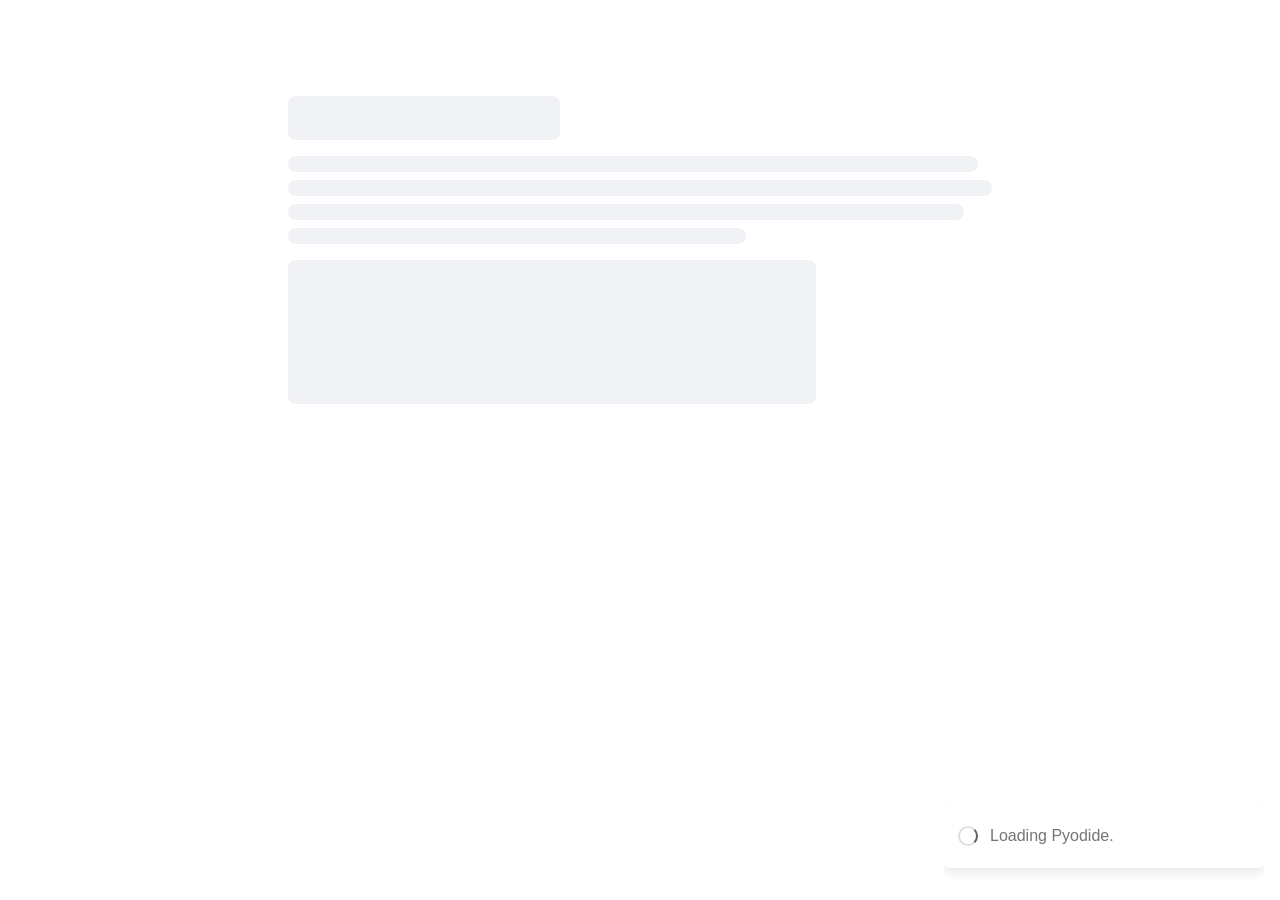
<file: index.html>
<!doctype html>
<html lang="en">
  <head>
    <meta charset="utf-8">
    <meta name="viewport" content="width=device-width,initial-scale=1">
    <title>Diagnosing Dollars — browser activity</title>
    <link rel="stylesheet" href="./vendor/stlite.css">
  </head>
  <body>
    <div id="root"><p role="status">Loading Diagnosing Dollars. The first visit downloads the browser Python runtime.</p></div>
    <noscript>This activity needs JavaScript and WebAssembly enabled.</noscript>
    <script type="module">
      import { mount } from "./vendor/stlite.js";
      try {
        const response = await fetch("./app.json");
        if (!response.ok) throw new Error(`Application files: HTTP ${response.status}`);
        const config = await response.json();
        config.pyodideUrl = new URL(config.pyodideUrl, window.location.href).href;
        config.requirements = config.requirements.map(url => new URL(url, window.location.href).href);
        mount(config, document.getElementById("root"));
      } catch (error) {
        document.getElementById("root").textContent = `Unable to load the activity. Check your connection and refresh. ${error.message}`;
      }
    </script>
  </body>
</html>
</file>
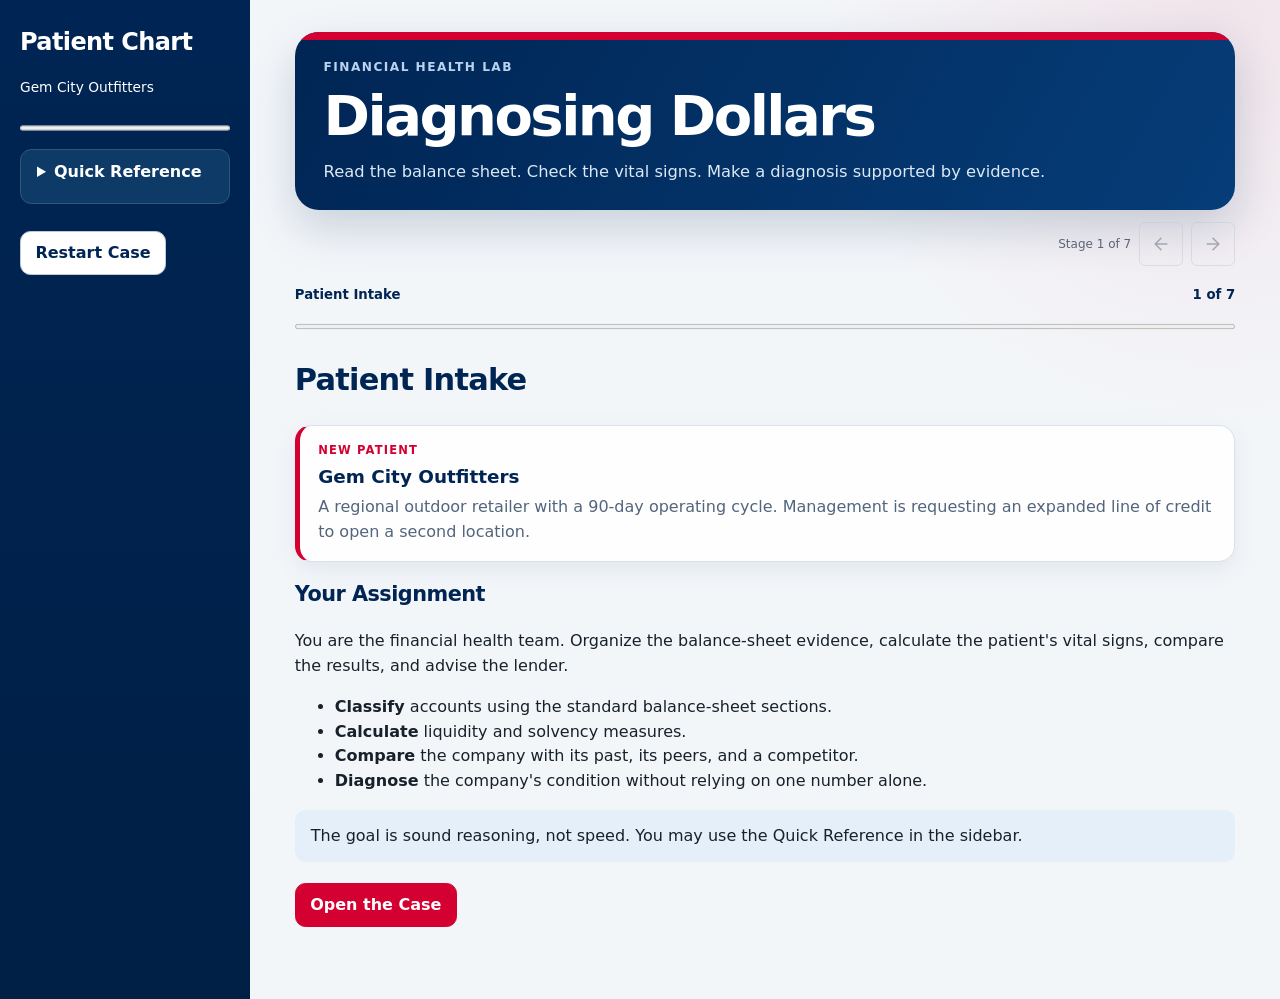
<file: js/index.html>
<!doctype html>
<html lang="en">
<head>
  <meta charset="utf-8">
  <meta name="viewport" content="width=device-width, initial-scale=1">
  <meta name="description" content="Read the balance sheet. Check the vital signs. Make a financial diagnosis supported by evidence.">
  <meta name="theme-color" content="#002554">
  <link rel="icon" href="data:image/svg+xml,%3Csvg%20xmlns%3D%22http%3A%2F%2Fwww.w3.org%2F2000%2Fsvg%22%20viewBox%3D%220%200%2064%2064%22%3E%3Ctext%20y%3D%2252%22%20font-size%3D%2254%22%3E%F0%9F%A9%BA%3C%2Ftext%3E%3C%2Fsvg%3E">
  <title>Diagnosing Dollars</title>
  <link rel="stylesheet" href="./original.css">
  <link rel="stylesheet" href="./style.css">
  <script type="module" src="./app.js"></script>
</head>
<body>
  <a class="skip-link" href="#lesson">Skip to activity</a>
  <div class="app-shell">
    <aside id="sidebar" aria-label="Patient chart"></aside>
    <main>
      <div id="hero"></div>
      <nav class="review-navigation" aria-label="Review navigation">
        <span id="page-counter"></span>
        <button id="back" type="button" aria-label="Back" title="Review the previous reached stage. Earlier stages are read-only."><svg viewBox="0 0 24 24" aria-hidden="true"><path d="M19 12H5m0 0 7-7m-7 7 7 7"/></svg></button>
        <button id="forward" type="button" aria-label="Forward" title="Review the next reached stage. Ordinary validated actions advance the case."><svg viewBox="0 0 24 24" aria-hidden="true"><path d="M5 12h14m0 0-7-7m7 7-7 7"/></svg></button>
      </nav>
      <div id="stage-line" class="stage-line"></div>
      <progress id="stage-progress" max="6" value="0" aria-label="Stage viewed"></progress>
      <div id="review-message" role="status"></div>
      <p id="save-error" class="notice warning" role="alert" hidden></p>
      <section id="lesson" tabindex="-1" aria-label="Current stage" aria-busy="true"><p>Opening Diagnosing Dollars…</p></section>
      <noscript>This activity requires JavaScript in a current browser.</noscript>
    </main>
  </div>
</body>
</html>
</file>
<file: vendor/stlite.css>
@font-face{font-display:block;font-family:KaTeX_AMS;font-style:normal;font-weight:400;src:url(./assets/a79f1c3119cd700d.woff2)format("woff2"),url(./assets/1608a09b4aff30c2.woff)format("woff"),url(./assets/4aafdb685c2bf1c9.ttf)format("truetype")}@font-face{font-display:block;font-family:KaTeX_Caligraphic;font-style:normal;font-weight:700;src:url(./assets/ec17d132645b2c86.woff2)format("woff2"),url(./assets/b67709187bb0654a.woff)format("woff"),url(./assets/cce5b8ecea35407a.ttf)format("truetype")}@font-face{font-display:block;font-family:KaTeX_Caligraphic;font-style:normal;font-weight:400;src:url(./assets/55fac25845c12663.woff2)format("woff2"),url(./assets/dad44a7fc678e2ca.woff)format("woff"),url(./assets/07ef19e7b06429d4.ttf)format("truetype")}@font-face{font-display:block;font-family:KaTeX_Fraktur;font-style:normal;font-weight:700;src:url(./assets/d42a5579b0283025.woff2)format("woff2"),url(./assets/9f256b8593ce632e.woff)format("woff"),url(./assets/b18f59e1d1359581.ttf)format("truetype")}@font-face{font-display:block;font-family:KaTeX_Fraktur;font-style:normal;font-weight:400;src:url(./assets/d3c882a649b3f4fa.woff2)format("woff2"),url(./assets/7c1871215eef4da8.woff)format("woff"),url(./assets/ed38e79f5799ceca.ttf)format("truetype")}@font-face{font-display:block;font-family:KaTeX_Main;font-style:normal;font-weight:700;src:url(./assets/c3fb5ac22fd413f2.woff2)format("woff2"),url(./assets/d181c4650dd0c0fe.woff)format("woff"),url(./assets/b74a1a8b2c5d73c2.ttf)format("truetype")}@font-face{font-display:block;font-family:KaTeX_Main;font-style:italic;font-weight:700;src:url(./assets/6f2bb1dff24614a5.woff2)format("woff2"),url(./assets/e3f82f9d2724733a.woff)format("woff"),url(./assets/70d8b0a530ab8484.ttf)format("truetype")}@font-face{font-display:block;font-family:KaTeX_Main;font-style:italic;font-weight:400;src:url(./assets/8916142bec8821e7.woff2)format("woff2"),url(./assets/9024d815ba48fa55.woff)format("woff"),url(./assets/47373d1e512354bb.ttf)format("truetype")}@font-face{font-display:block;font-family:KaTeX_Main;font-style:normal;font-weight:400;src:url(./assets/0462f03bdf9d9e26.woff2)format("woff2"),url(./assets/7f51fe034014000e.woff)format("woff"),url(./assets/b7f8fe9b5f78a977.ttf)format("truetype")}@font-face{font-display:block;font-family:KaTeX_Math;font-style:italic;font-weight:700;src:url(./assets/572d331f69425f62.woff2)format("woff2"),url(./assets/f1035d8d5d945108.woff)format("woff"),url(./assets/a879cf8383e22737.ttf)format("truetype")}@font-face{font-display:block;font-family:KaTeX_Math;font-style:italic;font-weight:400;src:url(./assets/f28c23acad0b6d75.woff2)format("woff2"),url(./assets/5295ba483ad9f51a.woff)format("woff"),url(./assets/939bc64440a13865.ttf)format("truetype")}@font-face{font-display:block;font-family:KaTeX_SansSerif;font-style:normal;font-weight:700;src:url(./assets/8c5b5494b63adb73.woff2)format("woff2"),url(./assets/bf59d231c34de257.woff)format("woff"),url(./assets/94e1e8dc5ff5d517.ttf)format("truetype")}@font-face{font-display:block;font-family:KaTeX_SansSerif;font-style:italic;font-weight:400;src:url(./assets/3b1e59b3ba055bda.woff2)format("woff2"),url(./assets/7c9bc82b17fa2586.woff)format("woff"),url(./assets/b4c20c84d8259773.ttf)format("truetype")}@font-face{font-display:block;font-family:KaTeX_SansSerif;font-style:normal;font-weight:400;src:url(./assets/ba21ed5f8468b2b7.woff2)format("woff2"),url(./assets/740484788f643b19.woff)format("woff"),url(./assets/d4d7ba480428fe6e.ttf)format("truetype")}@font-face{font-display:block;font-family:KaTeX_Script;font-style:normal;font-weight:400;src:url(./assets/03e9641d6f9e9223.woff2)format("woff2"),url(./assets/0750571032beef1a.woff)format("woff"),url(./assets/fe9cbbe1a0f37727.ttf)format("truetype")}@font-face{font-display:block;font-family:KaTeX_Size1;font-style:normal;font-weight:400;src:url(./assets/eae34984b3dc1874.woff2)format("woff2"),url(./assets/e1e279cbdd2feecd.woff)format("woff"),url(./assets/fabc004aab10cb40.ttf)format("truetype")}@font-face{font-display:block;font-family:KaTeX_Size2;font-style:normal;font-weight:400;src:url(./assets/5916a24fa3ab2b17.woff2)format("woff2"),url(./assets/577270225ea69a74.woff)format("woff"),url(./assets/d6b476ecd3949434.ttf)format("truetype")}@font-face{font-display:block;font-family:KaTeX_Size3;font-style:normal;font-weight:400;src:url(./assets/b4230e7e83f57db8.woff2)format("woff2"),url(./assets/9acaf01c6476f53a.woff)format("woff"),url(./assets/a144ef5840bbd063.ttf)format("truetype")}@font-face{font-display:block;font-family:KaTeX_Size4;font-style:normal;font-weight:400;src:url(./assets/10d95fd3a2a3c8c5.woff2)format("woff2"),url(./assets/7a996c9da2ec18e6.woff)format("woff"),url(./assets/fbccdabe0ae624b8.ttf)format("truetype")}@font-face{font-display:block;font-family:KaTeX_Typewriter;font-style:normal;font-weight:400;src:url(./assets/a8709e36220dee77.woff2)format("woff2"),url(./assets/6258592bdc9387b6.woff)format("woff"),url(./assets/d97aaf4a1ebf38b0.ttf)format("truetype")}.katex{text-indent:0;text-rendering:auto;font:1.21em/1.2 KaTeX_Main,Times New Roman,serif;position:relative}.katex *{border-color:currentColor;-ms-high-contrast-adjust:none!important}.katex .katex-version:after{content:"0.16.47"}.katex .katex-mathml{clip-path:inset(50%);border:0;width:1px;height:1px;padding:0;position:absolute;overflow:hidden}.katex .katex-html>.newline{display:block}.katex .base{white-space:nowrap;width:min-content;position:relative}.katex .base,.katex .strut{display:inline-block}.katex .textbf{font-weight:700}.katex .textit{font-style:italic}.katex .textrm{font-family:KaTeX_Main}.katex .textsf{font-family:KaTeX_SansSerif}.katex .texttt{font-family:KaTeX_Typewriter}.katex .mathnormal{font-family:KaTeX_Math;font-style:italic}.katex .mathit{font-family:KaTeX_Main;font-style:italic}.katex .mathrm{font-style:normal}.katex .mathbf{font-family:KaTeX_Main;font-weight:700}.katex .boldsymbol{font-family:KaTeX_Math;font-style:italic;font-weight:700}.katex .amsrm,.katex .mathbb,.katex .textbb{font-family:KaTeX_AMS}.katex .mathcal{font-family:KaTeX_Caligraphic}.katex .mathfrak,.katex .textfrak{font-family:KaTeX_Fraktur}.katex .mathboldfrak,.katex .textboldfrak{font-family:KaTeX_Fraktur;font-weight:700}.katex .mathtt{font-family:KaTeX_Typewriter}.katex .mathscr,.katex .textscr{font-family:KaTeX_Script}.katex .mathsf,.katex .textsf{font-family:KaTeX_SansSerif}.katex .mathboldsf,.katex .textboldsf{font-family:KaTeX_SansSerif;font-weight:700}.katex .mathitsf,.katex .mathsfit,.katex .textitsf{font-family:KaTeX_SansSerif;font-style:italic}.katex .mainrm{font-family:KaTeX_Main;font-style:normal}.katex .vlist-t{border-collapse:collapse;table-layout:fixed;display:inline-table}.katex .vlist-r{display:table-row}.katex .vlist{vertical-align:bottom;display:table-cell;position:relative}.katex .vlist>span{height:0;display:block;position:relative}.katex .vlist>span>span{display:inline-block}.katex .vlist>span>.pstrut{width:0;overflow:hidden}.katex .vlist-t2{margin-right:-2px}.katex .vlist-s{vertical-align:bottom;width:2px;min-width:2px;font-size:1px;display:table-cell}.katex .vbox{flex-direction:column;align-items:baseline;display:inline-flex}.katex .hbox{width:100%}.katex .hbox,.katex .thinbox{flex-direction:row;display:inline-flex}.katex .thinbox{width:0;max-width:0}.katex .msupsub{text-align:left}.katex .mfrac>span>span{text-align:center}.katex .mfrac .frac-line{border-bottom-style:solid;width:100%;display:inline-block}.katex .hdashline,.katex .hline,.katex .mfrac .frac-line,.katex .overline .overline-line,.katex .rule,.katex .underline .underline-line{min-height:1px}.katex .mspace{display:inline-block}.katex .smash{line-height:0;display:inline}.katex .clap,.katex .llap,.katex .rlap{width:0;position:relative}.katex .clap>.inner,.katex .llap>.inner,.katex .rlap>.inner{position:absolute}.katex .clap>.fix,.katex .llap>.fix,.katex .rlap>.fix{display:inline-block}.katex .llap>.inner{right:0}.katex .clap>.inner,.katex .rlap>.inner{left:0}.katex .clap>.inner>span{margin-left:-50%;margin-right:50%}.katex .rule{border:0 solid;display:inline-block;position:relative}.katex .hline,.katex .overline .overline-line,.katex .underline .underline-line{border-bottom-style:solid;width:100%;display:inline-block}.katex .hdashline{border-bottom-style:dashed;width:100%;display:inline-block}.katex .sqrt>.root{margin-left:.277778em;margin-right:-.555556em}.katex .fontsize-ensurer.reset-size1.size1,.katex .sizing.reset-size1.size1{font-size:1em}.katex .fontsize-ensurer.reset-size1.size2,.katex .sizing.reset-size1.size2{font-size:1.2em}.katex .fontsize-ensurer.reset-size1.size3,.katex .sizing.reset-size1.size3{font-size:1.4em}.katex .fontsize-ensurer.reset-size1.size4,.katex .sizing.reset-size1.size4{font-size:1.6em}.katex .fontsize-ensurer.reset-size1.size5,.katex .sizing.reset-size1.size5{font-size:1.8em}.katex .fontsize-ensurer.reset-size1.size6,.katex .sizing.reset-size1.size6{font-size:2em}.katex .fontsize-ensurer.reset-size1.size7,.katex .sizing.reset-size1.size7{font-size:2.4em}.katex .fontsize-ensurer.reset-size1.size8,.katex .sizing.reset-size1.size8{font-size:2.88em}.katex .fontsize-ensurer.reset-size1.size9,.katex .sizing.reset-size1.size9{font-size:3.456em}.katex .fontsize-ensurer.reset-size1.size10,.katex .sizing.reset-size1.size10{font-size:4.148em}.katex .fontsize-ensurer.reset-size1.size11,.katex .sizing.reset-size1.size11{font-size:4.976em}.katex .fontsize-ensurer.reset-size2.size1,.katex .sizing.reset-size2.size1{font-size:.833333em}.katex .fontsize-ensurer.reset-size2.size2,.katex .sizing.reset-size2.size2{font-size:1em}.katex .fontsize-ensurer.reset-size2.size3,.katex .sizing.reset-size2.size3{font-size:1.16667em}.katex .fontsize-ensurer.reset-size2.size4,.katex .sizing.reset-size2.size4{font-size:1.33333em}.katex .fontsize-ensurer.reset-size2.size5,.katex .sizing.reset-size2.size5{font-size:1.5em}.katex .fontsize-ensurer.reset-size2.size6,.katex .sizing.reset-size2.size6{font-size:1.66667em}.katex .fontsize-ensurer.reset-size2.size7,.katex .sizing.reset-size2.size7{font-size:2em}.katex .fontsize-ensurer.reset-size2.size8,.katex .sizing.reset-size2.size8{font-size:2.4em}.katex .fontsize-ensurer.reset-size2.size9,.katex .sizing.reset-size2.size9{font-size:2.88em}.katex .fontsize-ensurer.reset-size2.size10,.katex .sizing.reset-size2.size10{font-size:3.45667em}.katex .fontsize-ensurer.reset-size2.size11,.katex .sizing.reset-size2.size11{font-size:4.14667em}.katex .fontsize-ensurer.reset-size3.size1,.katex .sizing.reset-size3.size1{font-size:.714286em}.katex .fontsize-ensurer.reset-size3.size2,.katex .sizing.reset-size3.size2{font-size:.857143em}.katex .fontsize-ensurer.reset-size3.size3,.katex .sizing.reset-size3.size3{font-size:1em}.katex .fontsize-ensurer.reset-size3.size4,.katex .sizing.reset-size3.size4{font-size:1.14286em}.katex .fontsize-ensurer.reset-size3.size5,.katex .sizing.reset-size3.size5{font-size:1.28571em}.katex .fontsize-ensurer.reset-size3.size6,.katex .sizing.reset-size3.size6{font-size:1.42857em}.katex .fontsize-ensurer.reset-size3.size7,.katex .sizing.reset-size3.size7{font-size:1.71429em}.katex .fontsize-ensurer.reset-size3.size8,.katex .sizing.reset-size3.size8{font-size:2.05714em}.katex .fontsize-ensurer.reset-size3.size9,.katex .sizing.reset-size3.size9{font-size:2.46857em}.katex .fontsize-ensurer.reset-size3.size10,.katex .sizing.reset-size3.size10{font-size:2.96286em}.katex .fontsize-ensurer.reset-size3.size11,.katex .sizing.reset-size3.size11{font-size:3.55429em}.katex .fontsize-ensurer.reset-size4.size1,.katex .sizing.reset-size4.size1{font-size:.625em}.katex .fontsize-ensurer.reset-size4.size2,.katex .sizing.reset-size4.size2{font-size:.75em}.katex .fontsize-ensurer.reset-size4.size3,.katex .sizing.reset-size4.size3{font-size:.875em}.katex .fontsize-ensurer.reset-size4.size4,.katex .sizing.reset-size4.size4{font-size:1em}.katex .fontsize-ensurer.reset-size4.size5,.katex .sizing.reset-size4.size5{font-size:1.125em}.katex .fontsize-ensurer.reset-size4.size6,.katex .sizing.reset-size4.size6{font-size:1.25em}.katex .fontsize-ensurer.reset-size4.size7,.katex .sizing.reset-size4.size7{font-size:1.5em}.katex .fontsize-ensurer.reset-size4.size8,.katex .sizing.reset-size4.size8{font-size:1.8em}.katex .fontsize-ensurer.reset-size4.size9,.katex .sizing.reset-size4.size9{font-size:2.16em}.katex .fontsize-ensurer.reset-size4.size10,.katex .sizing.reset-size4.size10{font-size:2.5925em}.katex .fontsize-ensurer.reset-size4.size11,.katex .sizing.reset-size4.size11{font-size:3.11em}.katex .fontsize-ensurer.reset-size5.size1,.katex .sizing.reset-size5.size1{font-size:.555556em}.katex .fontsize-ensurer.reset-size5.size2,.katex .sizing.reset-size5.size2{font-size:.666667em}.katex .fontsize-ensurer.reset-size5.size3,.katex .sizing.reset-size5.size3{font-size:.777778em}.katex .fontsize-ensurer.reset-size5.size4,.katex .sizing.reset-size5.size4{font-size:.888889em}.katex .fontsize-ensurer.reset-size5.size5,.katex .sizing.reset-size5.size5{font-size:1em}.katex .fontsize-ensurer.reset-size5.size6,.katex .sizing.reset-size5.size6{font-size:1.11111em}.katex .fontsize-ensurer.reset-size5.size7,.katex .sizing.reset-size5.size7{font-size:1.33333em}.katex .fontsize-ensurer.reset-size5.size8,.katex .sizing.reset-size5.size8{font-size:1.6em}.katex .fontsize-ensurer.reset-size5.size9,.katex .sizing.reset-size5.size9{font-size:1.92em}.katex .fontsize-ensurer.reset-size5.size10,.katex .sizing.reset-size5.size10{font-size:2.30444em}.katex .fontsize-ensurer.reset-size5.size11,.katex .sizing.reset-size5.size11{font-size:2.76444em}.katex .fontsize-ensurer.reset-size6.size1,.katex .sizing.reset-size6.size1{font-size:.5em}.katex .fontsize-ensurer.reset-size6.size2,.katex .sizing.reset-size6.size2{font-size:.6em}.katex .fontsize-ensurer.reset-size6.size3,.katex .sizing.reset-size6.size3{font-size:.7em}.katex .fontsize-ensurer.reset-size6.size4,.katex .sizing.reset-size6.size4{font-size:.8em}.katex .fontsize-ensurer.reset-size6.size5,.katex .sizing.reset-size6.size5{font-size:.9em}.katex .fontsize-ensurer.reset-size6.size6,.katex .sizing.reset-size6.size6{font-size:1em}.katex .fontsize-ensurer.reset-size6.size7,.katex .sizing.reset-size6.size7{font-size:1.2em}.katex .fontsize-ensurer.reset-size6.size8,.katex .sizing.reset-size6.size8{font-size:1.44em}.katex .fontsize-ensurer.reset-size6.size9,.katex .sizing.reset-size6.size9{font-size:1.728em}.katex .fontsize-ensurer.reset-size6.size10,.katex .sizing.reset-size6.size10{font-size:2.074em}.katex .fontsize-ensurer.reset-size6.size11,.katex .sizing.reset-size6.size11{font-size:2.488em}.katex .fontsize-ensurer.reset-size7.size1,.katex .sizing.reset-size7.size1{font-size:.416667em}.katex .fontsize-ensurer.reset-size7.size2,.katex .sizing.reset-size7.size2{font-size:.5em}.katex .fontsize-ensurer.reset-size7.size3,.katex .sizing.reset-size7.size3{font-size:.583333em}.katex .fontsize-ensurer.reset-size7.size4,.katex .sizing.reset-size7.size4{font-size:.666667em}.katex .fontsize-ensurer.reset-size7.size5,.katex .sizing.reset-size7.size5{font-size:.75em}.katex .fontsize-ensurer.reset-size7.size6,.katex .sizing.reset-size7.size6{font-size:.833333em}.katex .fontsize-ensurer.reset-size7.size7,.katex .sizing.reset-size7.size7{font-size:1em}.katex .fontsize-ensurer.reset-size7.size8,.katex .sizing.reset-size7.size8{font-size:1.2em}.katex .fontsize-ensurer.reset-size7.size9,.katex .sizing.reset-size7.size9{font-size:1.44em}.katex .fontsize-ensurer.reset-size7.size10,.katex .sizing.reset-size7.size10{font-size:1.72833em}.katex .fontsize-ensurer.reset-size7.size11,.katex .sizing.reset-size7.size11{font-size:2.07333em}.katex .fontsize-ensurer.reset-size8.size1,.katex .sizing.reset-size8.size1{font-size:.347222em}.katex .fontsize-ensurer.reset-size8.size2,.katex .sizing.reset-size8.size2{font-size:.416667em}.katex .fontsize-ensurer.reset-size8.size3,.katex .sizing.reset-size8.size3{font-size:.486111em}.katex .fontsize-ensurer.reset-size8.size4,.katex .sizing.reset-size8.size4{font-size:.555556em}.katex .fontsize-ensurer.reset-size8.size5,.katex .sizing.reset-size8.size5{font-size:.625em}.katex .fontsize-ensurer.reset-size8.size6,.katex .sizing.reset-size8.size6{font-size:.694444em}.katex .fontsize-ensurer.reset-size8.size7,.katex .sizing.reset-size8.size7{font-size:.833333em}.katex .fontsize-ensurer.reset-size8.size8,.katex .sizing.reset-size8.size8{font-size:1em}.katex .fontsize-ensurer.reset-size8.size9,.katex .sizing.reset-size8.size9{font-size:1.2em}.katex .fontsize-ensurer.reset-size8.size10,.katex .sizing.reset-size8.size10{font-size:1.44028em}.katex .fontsize-ensurer.reset-size8.size11,.katex .sizing.reset-size8.size11{font-size:1.72778em}.katex .fontsize-ensurer.reset-size9.size1,.katex .sizing.reset-size9.size1{font-size:.289352em}.katex .fontsize-ensurer.reset-size9.size2,.katex .sizing.reset-size9.size2{font-size:.347222em}.katex .fontsize-ensurer.reset-size9.size3,.katex .sizing.reset-size9.size3{font-size:.405093em}.katex .fontsize-ensurer.reset-size9.size4,.katex .sizing.reset-size9.size4{font-size:.462963em}.katex .fontsize-ensurer.reset-size9.size5,.katex .sizing.reset-size9.size5{font-size:.520833em}.katex .fontsize-ensurer.reset-size9.size6,.katex .sizing.reset-size9.size6{font-size:.578704em}.katex .fontsize-ensurer.reset-size9.size7,.katex .sizing.reset-size9.size7{font-size:.694444em}.katex .fontsize-ensurer.reset-size9.size8,.katex .sizing.reset-size9.size8{font-size:.833333em}.katex .fontsize-ensurer.reset-size9.size9,.katex .sizing.reset-size9.size9{font-size:1em}.katex .fontsize-ensurer.reset-size9.size10,.katex .sizing.reset-size9.size10{font-size:1.20023em}.katex .fontsize-ensurer.reset-size9.size11,.katex .sizing.reset-size9.size11{font-size:1.43981em}.katex .fontsize-ensurer.reset-size10.size1,.katex .sizing.reset-size10.size1{font-size:.24108em}.katex .fontsize-ensurer.reset-size10.size2,.katex .sizing.reset-size10.size2{font-size:.289296em}.katex .fontsize-ensurer.reset-size10.size3,.katex .sizing.reset-size10.size3{font-size:.337512em}.katex .fontsize-ensurer.reset-size10.size4,.katex .sizing.reset-size10.size4{font-size:.385728em}.katex .fontsize-ensurer.reset-size10.size5,.katex .sizing.reset-size10.size5{font-size:.433944em}.katex .fontsize-ensurer.reset-size10.size6,.katex .sizing.reset-size10.size6{font-size:.48216em}.katex .fontsize-ensurer.reset-size10.size7,.katex .sizing.reset-size10.size7{font-size:.578592em}.katex .fontsize-ensurer.reset-size10.size8,.katex .sizing.reset-size10.size8{font-size:.694311em}.katex .fontsize-ensurer.reset-size10.size9,.katex .sizing.reset-size10.size9{font-size:.833173em}.katex .fontsize-ensurer.reset-size10.size10,.katex .sizing.reset-size10.size10{font-size:1em}.katex .fontsize-ensurer.reset-size10.size11,.katex .sizing.reset-size10.size11{font-size:1.19961em}.katex .fontsize-ensurer.reset-size11.size1,.katex .sizing.reset-size11.size1{font-size:.200965em}.katex .fontsize-ensurer.reset-size11.size2,.katex .sizing.reset-size11.size2{font-size:.241158em}.katex .fontsize-ensurer.reset-size11.size3,.katex .sizing.reset-size11.size3{font-size:.281351em}.katex .fontsize-ensurer.reset-size11.size4,.katex .sizing.reset-size11.size4{font-size:.321543em}.katex .fontsize-ensurer.reset-size11.size5,.katex .sizing.reset-size11.size5{font-size:.361736em}.katex .fontsize-ensurer.reset-size11.size6,.katex .sizing.reset-size11.size6{font-size:.401929em}.katex .fontsize-ensurer.reset-size11.size7,.katex .sizing.reset-size11.size7{font-size:.482315em}.katex .fontsize-ensurer.reset-size11.size8,.katex .sizing.reset-size11.size8{font-size:.578778em}.katex .fontsize-ensurer.reset-size11.size9,.katex .sizing.reset-size11.size9{font-size:.694534em}.katex .fontsize-ensurer.reset-size11.size10,.katex .sizing.reset-size11.size10{font-size:.833601em}.katex .fontsize-ensurer.reset-size11.size11,.katex .sizing.reset-size11.size11{font-size:1em}.katex .delimsizing.size1{font-family:KaTeX_Size1}.katex .delimsizing.size2{font-family:KaTeX_Size2}.katex .delimsizing.size3{font-family:KaTeX_Size3}.katex .delimsizing.size4{font-family:KaTeX_Size4}.katex .delimsizing.mult .delim-size1>span{font-family:KaTeX_Size1}.katex .delimsizing.mult .delim-size4>span{font-family:KaTeX_Size4}.katex .nulldelimiter{width:.12em;display:inline-block}.katex .delimcenter,.katex .op-symbol{position:relative}.katex .op-symbol.small-op{font-family:KaTeX_Size1}.katex .op-symbol.large-op{font-family:KaTeX_Size2}.katex .accent>.vlist-t,.katex .op-limits>.vlist-t{text-align:center}.katex .accent .accent-body{position:relative}.katex .accent .accent-body:not(.accent-full){width:0}.katex .overlay{display:block}.katex .mtable .vertical-separator{min-width:1px;display:inline-block}.katex .mtable .arraycolsep{display:inline-block}.katex .mtable .col-align-c>.vlist-t{text-align:center}.katex .mtable .col-align-l>.vlist-t{text-align:left}.katex .mtable .col-align-r>.vlist-t{text-align:right}.katex .svg-align{text-align:left}.katex svg{fill:currentColor;stroke:currentColor;height:inherit;width:100%;display:block;position:absolute}.katex svg path{stroke:none}.katex svg{fill-rule:nonzero;fill-opacity:1;stroke-width:1px;stroke-linecap:butt;stroke-linejoin:miter;stroke-miterlimit:4;stroke-dasharray:none;stroke-dashoffset:0;stroke-opacity:1}.katex img{border-style:none;min-width:0;max-width:none;min-height:0;max-height:none}.katex .stretchy{width:100%;display:block;position:relative;overflow:hidden}.katex .stretchy:after,.katex .stretchy:before{content:""}.katex .hide-tail{width:100%;position:relative;overflow:hidden}.katex .halfarrow-left{width:50.2%;position:absolute;left:0;overflow:hidden}.katex .halfarrow-right{width:50.2%;position:absolute;right:0;overflow:hidden}.katex .brace-left{width:25.1%;position:absolute;left:0;overflow:hidden}.katex .brace-center{width:50%;position:absolute;left:25%;overflow:hidden}.katex .brace-right{width:25.1%;position:absolute;right:0;overflow:hidden}.katex .x-arrow-pad{padding:0 .5em}.katex .cd-arrow-pad{padding:0 .55556em 0 .27778em}.katex .mover,.katex .munder,.katex .x-arrow{text-align:center}.katex .boxpad{padding:0 .3em}.katex .fbox,.katex .fcolorbox{box-sizing:border-box;border:.04em solid}.katex .cancel-pad{padding:0 .2em}.katex .cancel-lap{margin-left:-.2em;margin-right:-.2em}.katex .sout{border-bottom-style:solid;border-bottom-width:.08em}.katex .angl{box-sizing:border-box;border-top:.049em solid;border-right:.049em solid;margin-right:.03889em}.katex .anglpad{padding:0 .03889em}.katex .eqn-num:before{content:"(" counter(katexEqnNo) ")";counter-increment:katexEqnNo}.katex .mml-eqn-num:before{content:"(" counter(mmlEqnNo) ")";counter-increment:mmlEqnNo}.katex .mtr-glue{width:50%}.katex .cd-vert-arrow{display:inline-block;position:relative}.katex .cd-label-left{text-align:left;display:inline-block;position:absolute;right:calc(50% + .3em)}.katex .cd-label-right{text-align:right;display:inline-block;position:absolute;left:calc(50% + .3em)}.katex-display{text-align:center;margin:1em 0;display:block}.katex-display>.katex{text-align:center;white-space:nowrap;display:block}.katex-display>.katex>.katex-html{display:block;position:relative}.katex-display>.katex>.katex-html>.tag{position:absolute;right:0}.katex-display.leqno>.katex>.katex-html>.tag{left:0;right:auto}.katex-display.fleqn>.katex{text-align:left;padding-left:2em}body{counter-reset:katexEqnNo mmlEqnNo}@font-face{font-family:Source Code Pro;font-weight:100 900;font-style:normal;src:url(./assets/a804e71d97445f8d.woff2)format("woff2")}@font-face{font-family:Source Code Pro;font-weight:100 900;font-style:italic;src:url(./assets/8f3fbac23cf728b8.woff2)format("woff2")}@font-face{font-family:Source Sans;font-weight:100 900;font-style:normal;src:url(./assets/512f7db3dabc21be.woff2)format("woff2")}@font-face{font-family:Source Sans;font-weight:100 900;font-style:italic;src:url(./assets/7792f25d7cfcf9ce.woff2)format("woff2")}@font-face{font-family:Source Serif;font-weight:100 900;font-style:normal;src:url(./assets/3c140978545d93ab.woff2)format("woff2")}@font-face{font-family:Source Serif;font-weight:100 900;font-style:italic;src:url(./assets/a076e6c278e8bf5c.woff2)format("woff2")}@font-face{font-family:Material Symbols Rounded;font-style:normal;font-weight:400;font-display:block;src:url(./assets/aec331590fac9222.woff2)format("woff2")}.gdg-r17m35ur{background-color:var(--gdg-bg-header-has-focus);box-shadow:0 0 0 1px var(--gdg-border-color);color:var(--gdg-text-group-header);min-height:var(--r17m35ur-0);font:var(--gdg-header-font-style) var(--gdg-font-family);border:none;border-radius:9px;outline:none;flex-grow:1;padding:0 8px}.gdg-c1tqibwd{background-color:var(--gdg-bg-header);align-items:center;padding:0 8px;display:flex}.gdg-s1dgczr6 .dvn-scroller{overflow:var(--s1dgczr6-0);transform:translateZ(0)}.gdg-s1dgczr6 .dvn-hidden{visibility:hidden}.gdg-s1dgczr6 .dvn-scroll-inner{pointer-events:none;display:flex}.gdg-s1dgczr6 .dvn-scroll-inner>*{flex-shrink:0}.gdg-s1dgczr6 .dvn-scroll-inner .dvn-spacer{flex-grow:1}.gdg-s1dgczr6 .dvn-scroll-inner .dvn-stack{flex-direction:column;display:flex}.gdg-s1dgczr6 .dvn-underlay>*{position:absolute;top:0;left:0}.gdg-s1dgczr6 canvas{outline:none}.gdg-s1dgczr6 canvas *{height:0}.gdg-wmyidgi{min-width:10px;max-width:100%;min-height:10px;max-height:100%;width:var(--wmyidgi-0);height:var(--wmyidgi-1);direction:ltr;position:relative;overflow:clip}.gdg-wmyidgi>:first-child{width:100%;height:100%;position:absolute;top:0;left:0}.gdg-b1ygi5by{flex-wrap:wrap;margin-top:auto;margin-bottom:auto;display:flex;overflow:auto}.gdg-b1ygi5by .boe-bubble{border-radius:var(--gdg-rounding-radius,calc(var(--gdg-bubble-height) / 2));padding:0 var(--gdg-bubble-padding);height:var(--gdg-bubble-height);background-color:var(--gdg-bg-bubble);color:var(--gdg-text-dark);margin:var(--gdg-bubble-margin);white-space:nowrap;justify-content:center;align-items:center;display:flex}.gdg-b1ygi5by textarea{opacity:0;width:0;height:0;position:absolute;top:0;left:0}.gdg-u1rrojo{flex-grow:1;align-items:center;min-height:21px;display:flex}.gdg-u1rrojo .gdg-link-area{cursor:pointer;text-overflow:ellipsis;white-space:nowrap;color:var(--gdg-link-color);flex-grow:1;flex-shrink:1;margin-right:8px;overflow:hidden;text-decoration:underline!important}.gdg-u1rrojo .gdg-edit-icon{width:32px;color:var(--gdg-accent-color);cursor:pointer;flex-shrink:0;justify-content:center;align-items:center;display:flex}.gdg-u1rrojo .gdg-edit-icon>*{width:24px;height:24px}.gdg-u1rrojo textarea{opacity:0;width:0;height:0;position:absolute;top:0;left:0}.gdg-m1pnx84e{min-width:var(--m1pnx84e-0);width:100%;color:var(--gdg-text-dark);justify-content:space-between;align-items:flex-start;display:flex;position:relative}.gdg-m1pnx84e .gdg-g1y0xocz{flex-shrink:1;min-width:0}.gdg-m1pnx84e .gdg-spacer{flex:1}.gdg-m1pnx84e .gdg-edit-icon{cursor:pointer;color:var(--gdg-accent-color);width:24px;height:24px;transition:all "0.125s ease";border-radius:6px;flex-shrink:0;justify-content:center;align-items:center;padding:0;display:flex;position:relative}.gdg-m1pnx84e .gdg-edit-icon>*{width:16px;height:16px}.gdg-m1pnx84e .gdg-edit-hover :hover{background-color:var(--gdg-accent-light);transition:background-color .15s}.gdg-m1pnx84e .gdg-checkmark-hover :hover{color:#fff;background-color:var(--gdg-accent-color)}.gdg-m1pnx84e .gdg-md-edit-textarea{opacity:0;width:0;height:0;margin-top:25px;padding:0;position:relative;top:0;left:0}.gdg-m1pnx84e .gdg-ml-6{margin-left:6px}.gdg-d4zsq0x{flex-wrap:wrap;display:flex}.gdg-d4zsq0x .doe-bubble{background-color:var(--gdg-bg-cell);height:24px;color:var(--gdg-text-dark);border-radius:var(--gdg-rounding-radius,6px);justify-content:center;align-items:center;margin:2px;padding:0 8px;display:flex;box-shadow:0 0 1px #3e415666,0 1px 3px #3e415666}.gdg-d4zsq0x .doe-bubble img{object-fit:contain;height:16px;margin-right:4px}.gdg-d4zsq0x textarea{opacity:0;width:0;height:0;position:absolute;top:0;left:0}.gdg-i2iowwq{height:100%;display:flex}.gdg-i2iowwq .gdg-centering-container{justify-content:center;align-items:center;height:100%;display:flex}.gdg-i2iowwq .gdg-centering-container img,.gdg-i2iowwq .gdg-centering-container canvas{max-height:calc(100vh - var(--overlay-top) - 20px);object-fit:contain;-webkit-user-select:none;user-select:none}.gdg-i2iowwq .gdg-centering-container canvas{max-width:380px}.gdg-i2iowwq .gdg-edit-icon{width:48px;height:48px;color:var(--gdg-accent-color);cursor:pointer;justify-content:center;align-items:center;display:flex;position:absolute;top:12px;right:0}.gdg-i2iowwq .gdg-edit-icon>*{width:24px;height:24px}.gdg-i2iowwq textarea{opacity:0;width:0;height:0;position:absolute;top:0;left:0}.gdg-n15fjm3e{color:var(--gdg-text-dark);margin:6px 0 3px;display:flex}.gdg-n15fjm3e>input{font-size:var(--gdg-editor-font-size);font-family:var(--gdg-font-family);color:var(--gdg-text-dark);background-color:var(--gdg-bg-cell);padding:0}.gdg-d19meir1{box-sizing:border-box;--overlay-top:var(--d19meir1-0);left:var(--d19meir1-1);top:var(--d19meir1-0);min-width:var(--d19meir1-2);min-height:var(--d19meir1-3);width:max-content;max-width:400px;max-height:calc(100vh - var(--d19meir1-4));font-family:var(--gdg-font-family);font-size:var(--gdg-editor-font-size);text-align:start;flex-direction:column;display:flex;position:absolute;overflow:hidden}@keyframes glide_fade_in-gdg-d19meir1{0%{opacity:0}to{opacity:1}}.gdg-d19meir1.gdg-style{background-color:var(--gdg-bg-cell);box-shadow:0 0 0 1px var(--gdg-accent-color),0 0 1px #3e415666,0 6px 12px #3e415626;border-radius:2px;animation:60ms glide_fade_in-gdg-d19meir1}.gdg-d19meir1.gdg-pad{padding:var(--d19meir1-5) 8.5px 3px}.gdg-d19meir1 .gdg-clip-region{border-radius:2px;flex-direction:column;flex-grow:1;display:flex;overflow:hidden auto}.gdg-d19meir1 .gdg-clip-region .gdg-growing-entry{height:100%}.gdg-d19meir1 .gdg-clip-region input.gdg-input{border:0;outline:none;width:100%}.gdg-d19meir1 .gdg-clip-region textarea.gdg-input{border:0;outline:none}.gdg-seveqep{background-color:var(--gdg-bg-cell);color:var(--gdg-text-dark);border:1px solid var(--gdg-border-color);font-size:var(--gdg-editor-font-size);border-radius:6px;padding:8px;animation:.15s forwards gdg-search-fadein-gdg-seveqep;position:absolute;top:4px;right:20px}.gdg-seveqep.out{animation:.15s forwards gdg-search-fadeout-gdg-seveqep}.gdg-seveqep .gdg-search-bar-inner{display:flex}.gdg-seveqep .gdg-search-status{padding-top:4px;font-size:11px}.gdg-seveqep .gdg-search-progress{background-color:var(--gdg-text-light);height:4px;position:absolute;bottom:0;left:0}.gdg-seveqep input{width:220px;color:var(--gdg-text-dark);background-color:var(--gdg-bg-cell);border:0;outline:none}.gdg-seveqep button{cursor:pointer;width:24px;height:24px;color:var(--gdg-text-medium);background:0 0;border:none;outline:none;justify-content:center;align-items:center;padding:0;display:flex}.gdg-seveqep button:hover{color:var(--gdg-text-dark)}.gdg-seveqep button .button-icon{width:16px;height:16px}.gdg-seveqep button:disabled{opacity:.4;pointer-events:none}@keyframes gdg-search-fadeout-gdg-seveqep{0%{transform:translate(0)}to{transform:translate(400px)}}@keyframes gdg-search-fadein-gdg-seveqep{0%{transform:translate(400px)}to{transform:translate(0)}}.gdg-mnuv029{word-break:break-word;-webkit-touch-callout:default;padding-top:6px}.gdg-mnuv029>*{margin:0}.gdg-mnuv029 :last-child{margin-bottom:0}.gdg-mnuv029 p img{width:100%}.gdg-izpuzkl{resize:none;white-space:pre-wrap;width:100%;min-width:100%;height:100%;font-size:var(--gdg-editor-font-size);line-height:16px;font-family:var(--gdg-font-family);-webkit-text-fill-color:var(--gdg-text-dark);color:var(--gdg-text-dark);background-color:#0000;border:0;border-radius:0;margin:0;padding:0;position:absolute;inset:0;overflow:hidden}.gdg-invalid .gdg-izpuzkl{-webkit-text-decoration:underline #d60606;text-decoration:underline #d60606}.gdg-izpuzkl ::-webkit-input-placeholder{color:var(--gdg-text-light)}.gdg-izpuzkl ::placeholder{color:var(--gdg-text-light)}.gdg-izpuzkl :-ms-placeholder-shown{color:var(--gdg-text-light)}.gdg-izpuzkl ::placeholder{color:var(--gdg-text-light)}.gdg-s69h75o{visibility:hidden;white-space:pre-wrap;word-wrap:break-word;width:max-content;min-width:100%;max-width:100%;font-size:var(--gdg-editor-font-size);line-height:16px;font-family:var(--gdg-font-family);color:var(--gdg-text-dark);margin:0;padding:0 0 2px}.gdg-g1y0xocz{margin-top:6px;position:relative}.gdg-w1hnqk7o .gdg-footer{justify-content:flex-end;padding:20px;display:flex}.gdg-w1hnqk7o .gdg-footer button{font-size:14px;font-weight:500;font-family:var(--gdg-font-family);cursor:pointer;border-radius:var(--gdg-rounding-radius,9px);border:none;padding:8px 16px}.gdg-w1hnqk7o .gdg-save-button{background-color:var(--gdg-accent-color);color:var(--gdg-accent-fg)}.gdg-w1hnqk7o .gdg-close-button{background-color:var(--gdg-bg-header);color:var(--gdg-text-medium);margin-right:8px}.gdg-e1ywxz2x{color:var(--gdg-text-light);align-items:center;padding:6px 0;display:flex}.gdg-e1ywxz2x .gdg-active{color:var(--gdg-text-dark)}.gdg-e1ywxz2x>*{cursor:pointer;width:16px;height:16px;margin-right:2px;position:relative}.gdg-e1ywxz2x>* svg{width:100%;height:100%}.gdg-s1wtovjx{min-height:26px;font-size:var(--gdg-editor-font-size);font-family:var(--gdg-font-family);color:var(--gdg-text-dark);background-color:#0000;border:none;outline:none}.gdg-s1wtovjx ::-webkit-calendar-picker-indicator{background-color:#fff}.gdg-wghi2zc{flex-direction:column;align-items:stretch;display:flex}.gdg-wghi2zc .glide-select{font-family:var(--gdg-font-family);font-size:var(--gdg-editor-font-size)}.gdg-p13nj8j0{font-family:var(--gdg-font-family);font-size:var(--gdg-editor-font-size);color:var(--gdg-text-dark)}.gdg-p13nj8j0>div{border:1px solid var(--gdg-border-color);border-radius:4px}.gdg-r6sia3g{display:"flex";margin:auto 8.5px;padding-bottom:3px}.gdg-e1wnlokz{color:var(--gdg-text-dark);box-sizing:border-box;flex-direction:column;align-items:stretch;padding-top:6px;display:flex}.gdg-e1wnlokz *{box-sizing:border-box}.gdg-e1wnlokz.gdg-e1wnlokz.gdg-e1wnlokz.gdg-e1wnlokz label{cursor:pointer;display:flex}.gdg-e1wnlokz.gdg-e1wnlokz.gdg-e1wnlokz.gdg-e1wnlokz label input{cursor:pointer;width:auto}.gdg-e1wnlokz.gdg-e1wnlokz.gdg-e1wnlokz.gdg-e1wnlokz label .gdg-pill{border-radius:var(--gdg-rounding-radius,var(--e1wnlokz-0));min-height:var(--e1wnlokz-1);padding:2px var(--e1wnlokz-2);font:12px var(--gdg-font-family);background-color:var(--gdg-bg-bubble);align-items:center;margin-bottom:6px;margin-left:8px;margin-right:6px;transition:box-shadow .15s;display:flex}.gdg-e1wnlokz.gdg-e1wnlokz.gdg-e1wnlokz.gdg-e1wnlokz label .gdg-pill.gdg-unselected{opacity:.8}.gdg-e1wnlokz label:hover .gdg-pill{box-shadow:0 1px 4px #00000026}.gdg-e1wnlokz.gdg-e1wnlokz.gdg-e1wnlokz.gdg-e1wnlokz.gdg-readonly label{cursor:default}.gdg-e1wnlokz.gdg-e1wnlokz.gdg-e1wnlokz.gdg-e1wnlokz.gdg-readonly label .gdg-pill{box-shadow:none!important}.gdg-w1i61rz{flex-direction:column;align-items:stretch;margin-top:auto;margin-bottom:auto;display:flex}.gdg-w1i61rz .gdg-multi-select{font-family:var(--gdg-font-family);font-size:var(--gdg-editor-font-size)}.gdg-phbadu4{font-family:var(--gdg-font-family);font-size:var(--gdg-editor-font-size);color:var(--gdg-text-dark)}.gdg-phbadu4>div{border:1px solid var(--gdg-border-color);border-radius:4px}.gdg-lw5nakc{flex-direction:column;margin:4px 0;display:flex}.gdg-lw5nakc>button{color:var(--gdg-accent-color);cursor:pointer;background-color:#0000;border:none;border-radius:4px;outline:none;align-self:flex-end;padding:6px 8px;font-weight:600;transition:background-color .2s}.gdg-lw5nakc>button:hover,.gdg-lw5nakc>button:focus-visible{background-color:var(--gdg-accent-light)}.gdg-lw5nakc>button:disabled{opacity:.4;pointer-events:none}.gdg-lw5nakc .gdg-link-title-editor{min-width:250px;display:flex}.gdg-lw5nakc .gdg-link-title-editor>input{border:1px solid var(--gdg-border-color);box-shadow:none;border-radius:4px;outline:none;flex-grow:1;width:0;min-width:0;padding:6px 8px;transition:border .2s}.gdg-lw5nakc .gdg-link-title-editor>input:not(:last-child){margin-right:4px}.gdg-lw5nakc .gdg-link-title-editor>input:focus{border:1px solid var(--gdg-accent-color)}.gdg-lw5nakc .gdg-link-title-editor:not(:last-child){margin-bottom:4px}.gdg-lw5nakc .gdg-link-title-editor>button{cursor:pointer;color:var(--gdg-text-medium);background-color:#0000;border:none;border-radius:4px;outline:none;transition:background-color .2s,color .2s}.gdg-lw5nakc .gdg-link-title-editor>button:hover,.gdg-lw5nakc .gdg-link-title-editor>button:focus-visible{background-color:var(--gdg-accent-light);color:var(--gdg-text-dark)}.mapboxgl-map{-webkit-tap-highlight-color:#0000;font:12px/20px Helvetica Neue,Arial,Helvetica,sans-serif;position:relative;overflow:hidden}.mapboxgl-canvas{position:absolute;top:0;left:0}.mapboxgl-map:-webkit-full-screen{width:100%;height:100%}.mapboxgl-canary{background-color:salmon}.mapboxgl-canvas-container.mapboxgl-interactive,.mapboxgl-ctrl-group button.mapboxgl-ctrl-compass{cursor:-webkit-grab;cursor:-moz-grab;cursor:grab;-webkit-user-select:none;user-select:none}.mapboxgl-canvas-container.mapboxgl-interactive.mapboxgl-track-pointer{cursor:pointer}.mapboxgl-canvas-container.mapboxgl-interactive:active,.mapboxgl-ctrl-group button.mapboxgl-ctrl-compass:active{cursor:-webkit-grabbing;cursor:-moz-grabbing;cursor:grabbing}.mapboxgl-canvas-container.mapboxgl-touch-zoom-rotate,.mapboxgl-canvas-container.mapboxgl-touch-zoom-rotate .mapboxgl-canvas{touch-action:pan-x pan-y}.mapboxgl-canvas-container.mapboxgl-touch-drag-pan,.mapboxgl-canvas-container.mapboxgl-touch-drag-pan .mapboxgl-canvas{touch-action:pinch-zoom}.mapboxgl-canvas-container.mapboxgl-touch-zoom-rotate.mapboxgl-touch-drag-pan,.mapboxgl-canvas-container.mapboxgl-touch-zoom-rotate.mapboxgl-touch-drag-pan .mapboxgl-canvas{touch-action:none}.mapboxgl-ctrl-bottom-left,.mapboxgl-ctrl-bottom-right,.mapboxgl-ctrl-top-left,.mapboxgl-ctrl-top-right{pointer-events:none;z-index:2;position:absolute}.mapboxgl-ctrl-top-left{top:0;left:0}.mapboxgl-ctrl-top-right{top:0;right:0}.mapboxgl-ctrl-bottom-left{bottom:0;left:0}.mapboxgl-ctrl-bottom-right{bottom:0;right:0}.mapboxgl-ctrl{clear:both;pointer-events:auto;transform:translate(0)}.mapboxgl-ctrl-top-left .mapboxgl-ctrl{float:left;margin:10px 0 0 10px}.mapboxgl-ctrl-top-right .mapboxgl-ctrl{float:right;margin:10px 10px 0 0}.mapboxgl-ctrl-bottom-left .mapboxgl-ctrl{float:left;margin:0 0 10px 10px}.mapboxgl-ctrl-bottom-right .mapboxgl-ctrl{float:right;margin:0 10px 10px 0}.mapboxgl-ctrl-group{background:#fff;border-radius:4px}.mapboxgl-ctrl-group:not(:empty){-webkit-box-shadow:0 0 2px #0000001a;-moz-box-shadow:0 0 2px #0000001a;box-shadow:0 0 0 2px #0000001a}@media (-ms-high-contrast:active){.mapboxgl-ctrl-group:not(:empty){box-shadow:0 0 0 2px buttontext}}.mapboxgl-ctrl-group button{box-sizing:border-box;cursor:pointer;background-color:#0000;border:0;outline:none;width:29px;height:29px;padding:0;display:block}.mapboxgl-ctrl-group button+button{border-top:1px solid #ddd}.mapboxgl-ctrl button .mapboxgl-ctrl-icon{background-position:50%;background-repeat:no-repeat;width:100%;height:100%;display:block}@media (-ms-high-contrast:active){.mapboxgl-ctrl-icon{background-color:#0000}.mapboxgl-ctrl-group button+button{border-top:1px solid buttontext}}.mapboxgl-ctrl button::-moz-focus-inner{border:0;padding:0}.mapboxgl-ctrl-attrib-button:focus,.mapboxgl-ctrl-group button:focus{box-shadow:0 0 2px 2px #0096ff}.mapboxgl-ctrl button:disabled{cursor:not-allowed}.mapboxgl-ctrl button:disabled .mapboxgl-ctrl-icon{opacity:.25}.mapboxgl-ctrl button:not(:disabled):hover{background-color:#0000000d}.mapboxgl-ctrl-group button:focus:focus-visible{box-shadow:0 0 2px 2px #0096ff}.mapboxgl-ctrl-group button:focus:not(:focus-visible){box-shadow:none}.mapboxgl-ctrl-group button:focus:first-child{border-radius:4px 4px 0 0}.mapboxgl-ctrl-group button:focus:last-child{border-radius:0 0 4px 4px}.mapboxgl-ctrl-group button:focus:only-child{border-radius:inherit}.mapboxgl-ctrl button.mapboxgl-ctrl-zoom-out .mapboxgl-ctrl-icon{background-image:url("data:image/svg+xml;charset=utf-8,%3Csvg width='29' height='29' viewBox='0 0 29 29' xmlns='http://www.w3.org/2000/svg' fill='%23333'%3E%3Cpath d='M10 13c-.75 0-1.5.75-1.5 1.5S9.25 16 10 16h9c.75 0 1.5-.75 1.5-1.5S19.75 13 19 13h-9z'/%3E%3C/svg%3E")}.mapboxgl-ctrl button.mapboxgl-ctrl-zoom-in .mapboxgl-ctrl-icon{background-image:url("data:image/svg+xml;charset=utf-8,%3Csvg width='29' height='29' viewBox='0 0 29 29' xmlns='http://www.w3.org/2000/svg' fill='%23333'%3E%3Cpath d='M14.5 8.5c-.75 0-1.5.75-1.5 1.5v3h-3c-.75 0-1.5.75-1.5 1.5S9.25 16 10 16h3v3c0 .75.75 1.5 1.5 1.5S16 19.75 16 19v-3h3c.75 0 1.5-.75 1.5-1.5S19.75 13 19 13h-3v-3c0-.75-.75-1.5-1.5-1.5z'/%3E%3C/svg%3E")}@media (-ms-high-contrast:active){.mapboxgl-ctrl button.mapboxgl-ctrl-zoom-out .mapboxgl-ctrl-icon{background-image:url("data:image/svg+xml;charset=utf-8,%3Csvg width='29' height='29' viewBox='0 0 29 29' xmlns='http://www.w3.org/2000/svg' fill='%23fff'%3E%3Cpath d='M10 13c-.75 0-1.5.75-1.5 1.5S9.25 16 10 16h9c.75 0 1.5-.75 1.5-1.5S19.75 13 19 13h-9z'/%3E%3C/svg%3E")}.mapboxgl-ctrl button.mapboxgl-ctrl-zoom-in .mapboxgl-ctrl-icon{background-image:url("data:image/svg+xml;charset=utf-8,%3Csvg width='29' height='29' viewBox='0 0 29 29' xmlns='http://www.w3.org/2000/svg' fill='%23fff'%3E%3Cpath d='M14.5 8.5c-.75 0-1.5.75-1.5 1.5v3h-3c-.75 0-1.5.75-1.5 1.5S9.25 16 10 16h3v3c0 .75.75 1.5 1.5 1.5S16 19.75 16 19v-3h3c.75 0 1.5-.75 1.5-1.5S19.75 13 19 13h-3v-3c0-.75-.75-1.5-1.5-1.5z'/%3E%3C/svg%3E")}}@media (-ms-high-contrast:black-on-white){.mapboxgl-ctrl button.mapboxgl-ctrl-zoom-out .mapboxgl-ctrl-icon{background-image:url("data:image/svg+xml;charset=utf-8,%3Csvg width='29' height='29' viewBox='0 0 29 29' xmlns='http://www.w3.org/2000/svg'%3E%3Cpath d='M10 13c-.75 0-1.5.75-1.5 1.5S9.25 16 10 16h9c.75 0 1.5-.75 1.5-1.5S19.75 13 19 13h-9z'/%3E%3C/svg%3E")}.mapboxgl-ctrl button.mapboxgl-ctrl-zoom-in .mapboxgl-ctrl-icon{background-image:url("data:image/svg+xml;charset=utf-8,%3Csvg width='29' height='29' viewBox='0 0 29 29' xmlns='http://www.w3.org/2000/svg'%3E%3Cpath d='M14.5 8.5c-.75 0-1.5.75-1.5 1.5v3h-3c-.75 0-1.5.75-1.5 1.5S9.25 16 10 16h3v3c0 .75.75 1.5 1.5 1.5S16 19.75 16 19v-3h3c.75 0 1.5-.75 1.5-1.5S19.75 13 19 13h-3v-3c0-.75-.75-1.5-1.5-1.5z'/%3E%3C/svg%3E")}}.mapboxgl-ctrl button.mapboxgl-ctrl-fullscreen .mapboxgl-ctrl-icon{background-image:url("data:image/svg+xml;charset=utf-8,%3Csvg width='29' height='29' viewBox='0 0 29 29' xmlns='http://www.w3.org/2000/svg' fill='%23333'%3E%3Cpath d='M24 16v5.5c0 1.75-.75 2.5-2.5 2.5H16v-1l3-1.5-4-5.5 1-1 5.5 4 1.5-3h1zM6 16l1.5 3 5.5-4 1 1-4 5.5 3 1.5v1H7.5C5.75 24 5 23.25 5 21.5V16h1zm7-11v1l-3 1.5 4 5.5-1 1-5.5-4L6 13H5V7.5C5 5.75 5.75 5 7.5 5H13zm11 2.5c0-1.75-.75-2.5-2.5-2.5H16v1l3 1.5-4 5.5 1 1 5.5-4 1.5 3h1V7.5z'/%3E%3C/svg%3E")}.mapboxgl-ctrl button.mapboxgl-ctrl-shrink .mapboxgl-ctrl-icon{background-image:url("data:image/svg+xml;charset=utf-8,%3Csvg width='29' height='29' viewBox='0 0 29 29' xmlns='http://www.w3.org/2000/svg'%3E%3Cpath d='M18.5 16c-1.75 0-2.5.75-2.5 2.5V24h1l1.5-3 5.5 4 1-1-4-5.5 3-1.5v-1h-5.5zM13 18.5c0-1.75-.75-2.5-2.5-2.5H5v1l3 1.5L4 24l1 1 5.5-4 1.5 3h1v-5.5zm3-8c0 1.75.75 2.5 2.5 2.5H24v-1l-3-1.5L25 5l-1-1-5.5 4L17 5h-1v5.5zM10.5 13c1.75 0 2.5-.75 2.5-2.5V5h-1l-1.5 3L5 4 4 5l4 5.5L5 12v1h5.5z'/%3E%3C/svg%3E")}@media (-ms-high-contrast:active){.mapboxgl-ctrl button.mapboxgl-ctrl-fullscreen .mapboxgl-ctrl-icon{background-image:url("data:image/svg+xml;charset=utf-8,%3Csvg width='29' height='29' viewBox='0 0 29 29' xmlns='http://www.w3.org/2000/svg' fill='%23fff'%3E%3Cpath d='M24 16v5.5c0 1.75-.75 2.5-2.5 2.5H16v-1l3-1.5-4-5.5 1-1 5.5 4 1.5-3h1zM6 16l1.5 3 5.5-4 1 1-4 5.5 3 1.5v1H7.5C5.75 24 5 23.25 5 21.5V16h1zm7-11v1l-3 1.5 4 5.5-1 1-5.5-4L6 13H5V7.5C5 5.75 5.75 5 7.5 5H13zm11 2.5c0-1.75-.75-2.5-2.5-2.5H16v1l3 1.5-4 5.5 1 1 5.5-4 1.5 3h1V7.5z'/%3E%3C/svg%3E")}.mapboxgl-ctrl button.mapboxgl-ctrl-shrink .mapboxgl-ctrl-icon{background-image:url("data:image/svg+xml;charset=utf-8,%3Csvg width='29' height='29' viewBox='0 0 29 29' xmlns='http://www.w3.org/2000/svg' fill='%23fff'%3E%3Cpath d='M18.5 16c-1.75 0-2.5.75-2.5 2.5V24h1l1.5-3 5.5 4 1-1-4-5.5 3-1.5v-1h-5.5zM13 18.5c0-1.75-.75-2.5-2.5-2.5H5v1l3 1.5L4 24l1 1 5.5-4 1.5 3h1v-5.5zm3-8c0 1.75.75 2.5 2.5 2.5H24v-1l-3-1.5L25 5l-1-1-5.5 4L17 5h-1v5.5zM10.5 13c1.75 0 2.5-.75 2.5-2.5V5h-1l-1.5 3L5 4 4 5l4 5.5L5 12v1h5.5z'/%3E%3C/svg%3E")}}@media (-ms-high-contrast:black-on-white){.mapboxgl-ctrl button.mapboxgl-ctrl-fullscreen .mapboxgl-ctrl-icon{background-image:url("data:image/svg+xml;charset=utf-8,%3Csvg width='29' height='29' viewBox='0 0 29 29' xmlns='http://www.w3.org/2000/svg'%3E%3Cpath d='M24 16v5.5c0 1.75-.75 2.5-2.5 2.5H16v-1l3-1.5-4-5.5 1-1 5.5 4 1.5-3h1zM6 16l1.5 3 5.5-4 1 1-4 5.5 3 1.5v1H7.5C5.75 24 5 23.25 5 21.5V16h1zm7-11v1l-3 1.5 4 5.5-1 1-5.5-4L6 13H5V7.5C5 5.75 5.75 5 7.5 5H13zm11 2.5c0-1.75-.75-2.5-2.5-2.5H16v1l3 1.5-4 5.5 1 1 5.5-4 1.5 3h1V7.5z'/%3E%3C/svg%3E")}.mapboxgl-ctrl button.mapboxgl-ctrl-shrink .mapboxgl-ctrl-icon{background-image:url("data:image/svg+xml;charset=utf-8,%3Csvg width='29' height='29' viewBox='0 0 29 29' xmlns='http://www.w3.org/2000/svg'%3E%3Cpath d='M18.5 16c-1.75 0-2.5.75-2.5 2.5V24h1l1.5-3 5.5 4 1-1-4-5.5 3-1.5v-1h-5.5zM13 18.5c0-1.75-.75-2.5-2.5-2.5H5v1l3 1.5L4 24l1 1 5.5-4 1.5 3h1v-5.5zm3-8c0 1.75.75 2.5 2.5 2.5H24v-1l-3-1.5L25 5l-1-1-5.5 4L17 5h-1v5.5zM10.5 13c1.75 0 2.5-.75 2.5-2.5V5h-1l-1.5 3L5 4 4 5l4 5.5L5 12v1h5.5z'/%3E%3C/svg%3E")}}.mapboxgl-ctrl button.mapboxgl-ctrl-compass .mapboxgl-ctrl-icon{background-image:url("data:image/svg+xml;charset=utf-8,%3Csvg width='29' height='29' viewBox='0 0 29 29' xmlns='http://www.w3.org/2000/svg' fill='%23333'%3E%3Cpath d='M10.5 14l4-8 4 8h-8z'/%3E%3Cpath d='M10.5 16l4 8 4-8h-8z' fill='%23ccc'/%3E%3C/svg%3E")}@media (-ms-high-contrast:active){.mapboxgl-ctrl button.mapboxgl-ctrl-compass .mapboxgl-ctrl-icon{background-image:url("data:image/svg+xml;charset=utf-8,%3Csvg width='29' height='29' viewBox='0 0 29 29' xmlns='http://www.w3.org/2000/svg' fill='%23fff'%3E%3Cpath d='M10.5 14l4-8 4 8h-8z'/%3E%3Cpath d='M10.5 16l4 8 4-8h-8z' fill='%23999'/%3E%3C/svg%3E")}}@media (-ms-high-contrast:black-on-white){.mapboxgl-ctrl button.mapboxgl-ctrl-compass .mapboxgl-ctrl-icon{background-image:url("data:image/svg+xml;charset=utf-8,%3Csvg width='29' height='29' viewBox='0 0 29 29' xmlns='http://www.w3.org/2000/svg'%3E%3Cpath d='M10.5 14l4-8 4 8h-8z'/%3E%3Cpath d='M10.5 16l4 8 4-8h-8z' fill='%23ccc'/%3E%3C/svg%3E")}}.mapboxgl-ctrl button.mapboxgl-ctrl-geolocate .mapboxgl-ctrl-icon{background-image:url("data:image/svg+xml;charset=utf-8,%3Csvg width='29' height='29' viewBox='0 0 20 20' xmlns='http://www.w3.org/2000/svg' fill='%23333'%3E%3Cpath d='M10 4C9 4 9 5 9 5v.1A5 5 0 005.1 9H5s-1 0-1 1 1 1 1 1h.1A5 5 0 009 14.9v.1s0 1 1 1 1-1 1-1v-.1a5 5 0 003.9-3.9h.1s1 0 1-1-1-1-1-1h-.1A5 5 0 0011 5.1V5s0-1-1-1zm0 2.5a3.5 3.5 0 110 7 3.5 3.5 0 110-7z'/%3E%3Ccircle cx='10' cy='10' r='2'/%3E%3C/svg%3E")}.mapboxgl-ctrl button.mapboxgl-ctrl-geolocate:disabled .mapboxgl-ctrl-icon{background-image:url("data:image/svg+xml;charset=utf-8,%3Csvg width='29' height='29' viewBox='0 0 20 20' xmlns='http://www.w3.org/2000/svg' fill='%23aaa'%3E%3Cpath d='M10 4C9 4 9 5 9 5v.1A5 5 0 005.1 9H5s-1 0-1 1 1 1 1 1h.1A5 5 0 009 14.9v.1s0 1 1 1 1-1 1-1v-.1a5 5 0 003.9-3.9h.1s1 0 1-1-1-1-1-1h-.1A5 5 0 0011 5.1V5s0-1-1-1zm0 2.5a3.5 3.5 0 110 7 3.5 3.5 0 110-7z'/%3E%3Ccircle cx='10' cy='10' r='2'/%3E%3Cpath d='M14 5l1 1-9 9-1-1 9-9z' fill='red'/%3E%3C/svg%3E")}.mapboxgl-ctrl button.mapboxgl-ctrl-geolocate.mapboxgl-ctrl-geolocate-active .mapboxgl-ctrl-icon{background-image:url("data:image/svg+xml;charset=utf-8,%3Csvg width='29' height='29' viewBox='0 0 20 20' xmlns='http://www.w3.org/2000/svg' fill='%2333b5e5'%3E%3Cpath d='M10 4C9 4 9 5 9 5v.1A5 5 0 005.1 9H5s-1 0-1 1 1 1 1 1h.1A5 5 0 009 14.9v.1s0 1 1 1 1-1 1-1v-.1a5 5 0 003.9-3.9h.1s1 0 1-1-1-1-1-1h-.1A5 5 0 0011 5.1V5s0-1-1-1zm0 2.5a3.5 3.5 0 110 7 3.5 3.5 0 110-7z'/%3E%3Ccircle cx='10' cy='10' r='2'/%3E%3C/svg%3E")}.mapboxgl-ctrl button.mapboxgl-ctrl-geolocate.mapboxgl-ctrl-geolocate-active-error .mapboxgl-ctrl-icon{background-image:url("data:image/svg+xml;charset=utf-8,%3Csvg width='29' height='29' viewBox='0 0 20 20' xmlns='http://www.w3.org/2000/svg' fill='%23e58978'%3E%3Cpath d='M10 4C9 4 9 5 9 5v.1A5 5 0 005.1 9H5s-1 0-1 1 1 1 1 1h.1A5 5 0 009 14.9v.1s0 1 1 1 1-1 1-1v-.1a5 5 0 003.9-3.9h.1s1 0 1-1-1-1-1-1h-.1A5 5 0 0011 5.1V5s0-1-1-1zm0 2.5a3.5 3.5 0 110 7 3.5 3.5 0 110-7z'/%3E%3Ccircle cx='10' cy='10' r='2'/%3E%3C/svg%3E")}.mapboxgl-ctrl button.mapboxgl-ctrl-geolocate.mapboxgl-ctrl-geolocate-background .mapboxgl-ctrl-icon{background-image:url("data:image/svg+xml;charset=utf-8,%3Csvg width='29' height='29' viewBox='0 0 20 20' xmlns='http://www.w3.org/2000/svg' fill='%2333b5e5'%3E%3Cpath d='M10 4C9 4 9 5 9 5v.1A5 5 0 005.1 9H5s-1 0-1 1 1 1 1 1h.1A5 5 0 009 14.9v.1s0 1 1 1 1-1 1-1v-.1a5 5 0 003.9-3.9h.1s1 0 1-1-1-1-1-1h-.1A5 5 0 0011 5.1V5s0-1-1-1zm0 2.5a3.5 3.5 0 110 7 3.5 3.5 0 110-7z'/%3E%3C/svg%3E")}.mapboxgl-ctrl button.mapboxgl-ctrl-geolocate.mapboxgl-ctrl-geolocate-background-error .mapboxgl-ctrl-icon{background-image:url("data:image/svg+xml;charset=utf-8,%3Csvg width='29' height='29' viewBox='0 0 20 20' xmlns='http://www.w3.org/2000/svg' fill='%23e54e33'%3E%3Cpath d='M10 4C9 4 9 5 9 5v.1A5 5 0 005.1 9H5s-1 0-1 1 1 1 1 1h.1A5 5 0 009 14.9v.1s0 1 1 1 1-1 1-1v-.1a5 5 0 003.9-3.9h.1s1 0 1-1-1-1-1-1h-.1A5 5 0 0011 5.1V5s0-1-1-1zm0 2.5a3.5 3.5 0 110 7 3.5 3.5 0 110-7z'/%3E%3C/svg%3E")}.mapboxgl-ctrl button.mapboxgl-ctrl-geolocate.mapboxgl-ctrl-geolocate-waiting .mapboxgl-ctrl-icon{-ms-animation:mapboxgl-spin 2s infinite linear;animation:2s linear infinite mapboxgl-spin}@media (-ms-high-contrast:active){.mapboxgl-ctrl button.mapboxgl-ctrl-geolocate .mapboxgl-ctrl-icon{background-image:url("data:image/svg+xml;charset=utf-8,%3Csvg width='29' height='29' viewBox='0 0 20 20' xmlns='http://www.w3.org/2000/svg' fill='%23fff'%3E%3Cpath d='M10 4C9 4 9 5 9 5v.1A5 5 0 005.1 9H5s-1 0-1 1 1 1 1 1h.1A5 5 0 009 14.9v.1s0 1 1 1 1-1 1-1v-.1a5 5 0 003.9-3.9h.1s1 0 1-1-1-1-1-1h-.1A5 5 0 0011 5.1V5s0-1-1-1zm0 2.5a3.5 3.5 0 110 7 3.5 3.5 0 110-7z'/%3E%3Ccircle cx='10' cy='10' r='2'/%3E%3C/svg%3E")}.mapboxgl-ctrl button.mapboxgl-ctrl-geolocate:disabled .mapboxgl-ctrl-icon{background-image:url("data:image/svg+xml;charset=utf-8,%3Csvg width='29' height='29' viewBox='0 0 20 20' xmlns='http://www.w3.org/2000/svg' fill='%23999'%3E%3Cpath d='M10 4C9 4 9 5 9 5v.1A5 5 0 005.1 9H5s-1 0-1 1 1 1 1 1h.1A5 5 0 009 14.9v.1s0 1 1 1 1-1 1-1v-.1a5 5 0 003.9-3.9h.1s1 0 1-1-1-1-1-1h-.1A5 5 0 0011 5.1V5s0-1-1-1zm0 2.5a3.5 3.5 0 110 7 3.5 3.5 0 110-7z'/%3E%3Ccircle cx='10' cy='10' r='2'/%3E%3Cpath d='M14 5l1 1-9 9-1-1 9-9z' fill='red'/%3E%3C/svg%3E")}.mapboxgl-ctrl button.mapboxgl-ctrl-geolocate.mapboxgl-ctrl-geolocate-active .mapboxgl-ctrl-icon{background-image:url("data:image/svg+xml;charset=utf-8,%3Csvg width='29' height='29' viewBox='0 0 20 20' xmlns='http://www.w3.org/2000/svg' fill='%2333b5e5'%3E%3Cpath d='M10 4C9 4 9 5 9 5v.1A5 5 0 005.1 9H5s-1 0-1 1 1 1 1 1h.1A5 5 0 009 14.9v.1s0 1 1 1 1-1 1-1v-.1a5 5 0 003.9-3.9h.1s1 0 1-1-1-1-1-1h-.1A5 5 0 0011 5.1V5s0-1-1-1zm0 2.5a3.5 3.5 0 110 7 3.5 3.5 0 110-7z'/%3E%3Ccircle cx='10' cy='10' r='2'/%3E%3C/svg%3E")}.mapboxgl-ctrl button.mapboxgl-ctrl-geolocate.mapboxgl-ctrl-geolocate-active-error .mapboxgl-ctrl-icon{background-image:url("data:image/svg+xml;charset=utf-8,%3Csvg width='29' height='29' viewBox='0 0 20 20' xmlns='http://www.w3.org/2000/svg' fill='%23e58978'%3E%3Cpath d='M10 4C9 4 9 5 9 5v.1A5 5 0 005.1 9H5s-1 0-1 1 1 1 1 1h.1A5 5 0 009 14.9v.1s0 1 1 1 1-1 1-1v-.1a5 5 0 003.9-3.9h.1s1 0 1-1-1-1-1-1h-.1A5 5 0 0011 5.1V5s0-1-1-1zm0 2.5a3.5 3.5 0 110 7 3.5 3.5 0 110-7z'/%3E%3Ccircle cx='10' cy='10' r='2'/%3E%3C/svg%3E")}.mapboxgl-ctrl button.mapboxgl-ctrl-geolocate.mapboxgl-ctrl-geolocate-background .mapboxgl-ctrl-icon{background-image:url("data:image/svg+xml;charset=utf-8,%3Csvg width='29' height='29' viewBox='0 0 20 20' xmlns='http://www.w3.org/2000/svg' fill='%2333b5e5'%3E%3Cpath d='M10 4C9 4 9 5 9 5v.1A5 5 0 005.1 9H5s-1 0-1 1 1 1 1 1h.1A5 5 0 009 14.9v.1s0 1 1 1 1-1 1-1v-.1a5 5 0 003.9-3.9h.1s1 0 1-1-1-1-1-1h-.1A5 5 0 0011 5.1V5s0-1-1-1zm0 2.5a3.5 3.5 0 110 7 3.5 3.5 0 110-7z'/%3E%3C/svg%3E")}.mapboxgl-ctrl button.mapboxgl-ctrl-geolocate.mapboxgl-ctrl-geolocate-background-error .mapboxgl-ctrl-icon{background-image:url("data:image/svg+xml;charset=utf-8,%3Csvg width='29' height='29' viewBox='0 0 20 20' xmlns='http://www.w3.org/2000/svg' fill='%23e54e33'%3E%3Cpath d='M10 4C9 4 9 5 9 5v.1A5 5 0 005.1 9H5s-1 0-1 1 1 1 1 1h.1A5 5 0 009 14.9v.1s0 1 1 1 1-1 1-1v-.1a5 5 0 003.9-3.9h.1s1 0 1-1-1-1-1-1h-.1A5 5 0 0011 5.1V5s0-1-1-1zm0 2.5a3.5 3.5 0 110 7 3.5 3.5 0 110-7z'/%3E%3C/svg%3E")}}@media (-ms-high-contrast:black-on-white){.mapboxgl-ctrl button.mapboxgl-ctrl-geolocate .mapboxgl-ctrl-icon{background-image:url("data:image/svg+xml;charset=utf-8,%3Csvg width='29' height='29' viewBox='0 0 20 20' xmlns='http://www.w3.org/2000/svg'%3E%3Cpath d='M10 4C9 4 9 5 9 5v.1A5 5 0 005.1 9H5s-1 0-1 1 1 1 1 1h.1A5 5 0 009 14.9v.1s0 1 1 1 1-1 1-1v-.1a5 5 0 003.9-3.9h.1s1 0 1-1-1-1-1-1h-.1A5 5 0 0011 5.1V5s0-1-1-1zm0 2.5a3.5 3.5 0 110 7 3.5 3.5 0 110-7z'/%3E%3Ccircle cx='10' cy='10' r='2'/%3E%3C/svg%3E")}.mapboxgl-ctrl button.mapboxgl-ctrl-geolocate:disabled .mapboxgl-ctrl-icon{background-image:url("data:image/svg+xml;charset=utf-8,%3Csvg width='29' height='29' viewBox='0 0 20 20' xmlns='http://www.w3.org/2000/svg' fill='%23666'%3E%3Cpath d='M10 4C9 4 9 5 9 5v.1A5 5 0 005.1 9H5s-1 0-1 1 1 1 1 1h.1A5 5 0 009 14.9v.1s0 1 1 1 1-1 1-1v-.1a5 5 0 003.9-3.9h.1s1 0 1-1-1-1-1-1h-.1A5 5 0 0011 5.1V5s0-1-1-1zm0 2.5a3.5 3.5 0 110 7 3.5 3.5 0 110-7z'/%3E%3Ccircle cx='10' cy='10' r='2'/%3E%3Cpath d='M14 5l1 1-9 9-1-1 9-9z' fill='red'/%3E%3C/svg%3E")}}@-webkit-keyframes mapboxgl-spin{0%{-webkit-transform:rotate(0)}to{-webkit-transform:rotate(1turn)}}@-moz-keyframes mapboxgl-spin{0%{-moz-transform:rotate(0)}to{-moz-transform:rotate(1turn)}}@-o-keyframes mapboxgl-spin{0%{-o-transform:rotate(0)}to{-o-transform:rotate(1turn)}}@keyframes mapboxgl-spin{0%{transform:rotate(0)}to{transform:rotate(1turn)}}a.mapboxgl-ctrl-logo{cursor:pointer;background-image:url("data:image/svg+xml;charset=utf-8,%3Csvg width='88' height='23' viewBox='0 0 88 23' xmlns='http://www.w3.org/2000/svg' xmlns:xlink='http://www.w3.org/1999/xlink' fill-rule='evenodd'%3E%3Cdefs%3E%3Cpath id='a' d='M11.5 2.25c5.105 0 9.25 4.145 9.25 9.25s-4.145 9.25-9.25 9.25-9.25-4.145-9.25-9.25 4.145-9.25 9.25-9.25zM6.997 15.983c-.051-.338-.828-5.802 2.233-8.873a4.395 4.395 0 013.13-1.28c1.27 0 2.49.51 3.39 1.42.91.9 1.42 2.12 1.42 3.39 0 1.18-.449 2.301-1.28 3.13C12.72 16.93 7 16 7 16l-.003-.017zM15.3 10.5l-2 .8-.8 2-.8-2-2-.8 2-.8.8-2 .8 2 2 .8z'/%3E%3Cpath id='b' d='M50.63 8c.13 0 .23.1.23.23V9c.7-.76 1.7-1.18 2.73-1.18 2.17 0 3.95 1.85 3.95 4.17s-1.77 4.19-3.94 4.19c-1.04 0-2.03-.43-2.74-1.18v3.77c0 .13-.1.23-.23.23h-1.4c-.13 0-.23-.1-.23-.23V8.23c0-.12.1-.23.23-.23h1.4zm-3.86.01c.01 0 .01 0 .01-.01.13 0 .22.1.22.22v7.55c0 .12-.1.23-.23.23h-1.4c-.13 0-.23-.1-.23-.23V15c-.7.76-1.69 1.19-2.73 1.19-2.17 0-3.94-1.87-3.94-4.19 0-2.32 1.77-4.19 3.94-4.19 1.03 0 2.02.43 2.73 1.18v-.75c0-.12.1-.23.23-.23h1.4zm26.375-.19a4.24 4.24 0 00-4.16 3.29c-.13.59-.13 1.19 0 1.77a4.233 4.233 0 004.17 3.3c2.35 0 4.26-1.87 4.26-4.19 0-2.32-1.9-4.17-4.27-4.17zM60.63 5c.13 0 .23.1.23.23v3.76c.7-.76 1.7-1.18 2.73-1.18 1.88 0 3.45 1.4 3.84 3.28.13.59.13 1.2 0 1.8-.39 1.88-1.96 3.29-3.84 3.29-1.03 0-2.02-.43-2.73-1.18v.77c0 .12-.1.23-.23.23h-1.4c-.13 0-.23-.1-.23-.23V5.23c0-.12.1-.23.23-.23h1.4zm-34 11h-1.4c-.13 0-.23-.11-.23-.23V8.22c.01-.13.1-.22.23-.22h1.4c.13 0 .22.11.23.22v.68c.5-.68 1.3-1.09 2.16-1.1h.03c1.09 0 2.09.6 2.6 1.55.45-.95 1.4-1.55 2.44-1.56 1.62 0 2.93 1.25 2.9 2.78l.03 5.2c0 .13-.1.23-.23.23h-1.41c-.13 0-.23-.11-.23-.23v-4.59c0-.98-.74-1.71-1.62-1.71-.8 0-1.46.7-1.59 1.62l.01 4.68c0 .13-.11.23-.23.23h-1.41c-.13 0-.23-.11-.23-.23v-4.59c0-.98-.74-1.71-1.62-1.71-.85 0-1.54.79-1.6 1.8v4.5c0 .13-.1.23-.23.23zm53.615 0h-1.61c-.04 0-.08-.01-.12-.03-.09-.06-.13-.19-.06-.28l2.43-3.71-2.39-3.65a.213.213 0 01-.03-.12c0-.12.09-.21.21-.21h1.61c.13 0 .24.06.3.17l1.41 2.37 1.4-2.37a.34.34 0 01.3-.17h1.6c.04 0 .08.01.12.03.09.06.13.19.06.28l-2.37 3.65 2.43 3.7c0 .05.01.09.01.13 0 .12-.09.21-.21.21h-1.61c-.13 0-.24-.06-.3-.17l-1.44-2.42-1.44 2.42a.34.34 0 01-.3.17zm-7.12-1.49c-1.33 0-2.42-1.12-2.42-2.51 0-1.39 1.08-2.52 2.42-2.52 1.33 0 2.42 1.12 2.42 2.51 0 1.39-1.08 2.51-2.42 2.52zm-19.865 0c-1.32 0-2.39-1.11-2.42-2.48v-.07c.02-1.38 1.09-2.49 2.4-2.49 1.32 0 2.41 1.12 2.41 2.51 0 1.39-1.07 2.52-2.39 2.53zm-8.11-2.48c-.01 1.37-1.09 2.47-2.41 2.47s-2.42-1.12-2.42-2.51c0-1.39 1.08-2.52 2.4-2.52 1.33 0 2.39 1.11 2.41 2.48l.02.08zm18.12 2.47c-1.32 0-2.39-1.11-2.41-2.48v-.06c.02-1.38 1.09-2.48 2.41-2.48s2.42 1.12 2.42 2.51c0 1.39-1.09 2.51-2.42 2.51z'/%3E%3C/defs%3E%3Cmask id='c'%3E%3Crect width='100%25' height='100%25' fill='%23fff'/%3E%3Cuse xlink:href='%23a'/%3E%3Cuse xlink:href='%23b'/%3E%3C/mask%3E%3Cg opacity='.3' stroke='%23000' stroke-width='3'%3E%3Ccircle mask='url(%23c)' cx='11.5' cy='11.5' r='9.25'/%3E%3Cuse xlink:href='%23b' mask='url(%23c)'/%3E%3C/g%3E%3Cg opacity='.9' fill='%23fff'%3E%3Cuse xlink:href='%23a'/%3E%3Cuse xlink:href='%23b'/%3E%3C/g%3E%3C/svg%3E");background-repeat:no-repeat;width:88px;height:23px;margin:0 0 -4px -4px;display:block;overflow:hidden}a.mapboxgl-ctrl-logo.mapboxgl-compact{width:23px}@media (-ms-high-contrast:active){a.mapboxgl-ctrl-logo{background-color:#0000;background-image:url("data:image/svg+xml;charset=utf-8,%3Csvg width='88' height='23' viewBox='0 0 88 23' xmlns='http://www.w3.org/2000/svg' xmlns:xlink='http://www.w3.org/1999/xlink' fill-rule='evenodd'%3E%3Cdefs%3E%3Cpath id='a' d='M11.5 2.25c5.105 0 9.25 4.145 9.25 9.25s-4.145 9.25-9.25 9.25-9.25-4.145-9.25-9.25 4.145-9.25 9.25-9.25zM6.997 15.983c-.051-.338-.828-5.802 2.233-8.873a4.395 4.395 0 013.13-1.28c1.27 0 2.49.51 3.39 1.42.91.9 1.42 2.12 1.42 3.39 0 1.18-.449 2.301-1.28 3.13C12.72 16.93 7 16 7 16l-.003-.017zM15.3 10.5l-2 .8-.8 2-.8-2-2-.8 2-.8.8-2 .8 2 2 .8z'/%3E%3Cpath id='b' d='M50.63 8c.13 0 .23.1.23.23V9c.7-.76 1.7-1.18 2.73-1.18 2.17 0 3.95 1.85 3.95 4.17s-1.77 4.19-3.94 4.19c-1.04 0-2.03-.43-2.74-1.18v3.77c0 .13-.1.23-.23.23h-1.4c-.13 0-.23-.1-.23-.23V8.23c0-.12.1-.23.23-.23h1.4zm-3.86.01c.01 0 .01 0 .01-.01.13 0 .22.1.22.22v7.55c0 .12-.1.23-.23.23h-1.4c-.13 0-.23-.1-.23-.23V15c-.7.76-1.69 1.19-2.73 1.19-2.17 0-3.94-1.87-3.94-4.19 0-2.32 1.77-4.19 3.94-4.19 1.03 0 2.02.43 2.73 1.18v-.75c0-.12.1-.23.23-.23h1.4zm26.375-.19a4.24 4.24 0 00-4.16 3.29c-.13.59-.13 1.19 0 1.77a4.233 4.233 0 004.17 3.3c2.35 0 4.26-1.87 4.26-4.19 0-2.32-1.9-4.17-4.27-4.17zM60.63 5c.13 0 .23.1.23.23v3.76c.7-.76 1.7-1.18 2.73-1.18 1.88 0 3.45 1.4 3.84 3.28.13.59.13 1.2 0 1.8-.39 1.88-1.96 3.29-3.84 3.29-1.03 0-2.02-.43-2.73-1.18v.77c0 .12-.1.23-.23.23h-1.4c-.13 0-.23-.1-.23-.23V5.23c0-.12.1-.23.23-.23h1.4zm-34 11h-1.4c-.13 0-.23-.11-.23-.23V8.22c.01-.13.1-.22.23-.22h1.4c.13 0 .22.11.23.22v.68c.5-.68 1.3-1.09 2.16-1.1h.03c1.09 0 2.09.6 2.6 1.55.45-.95 1.4-1.55 2.44-1.56 1.62 0 2.93 1.25 2.9 2.78l.03 5.2c0 .13-.1.23-.23.23h-1.41c-.13 0-.23-.11-.23-.23v-4.59c0-.98-.74-1.71-1.62-1.71-.8 0-1.46.7-1.59 1.62l.01 4.68c0 .13-.11.23-.23.23h-1.41c-.13 0-.23-.11-.23-.23v-4.59c0-.98-.74-1.71-1.62-1.71-.85 0-1.54.79-1.6 1.8v4.5c0 .13-.1.23-.23.23zm53.615 0h-1.61c-.04 0-.08-.01-.12-.03-.09-.06-.13-.19-.06-.28l2.43-3.71-2.39-3.65a.213.213 0 01-.03-.12c0-.12.09-.21.21-.21h1.61c.13 0 .24.06.3.17l1.41 2.37 1.4-2.37a.34.34 0 01.3-.17h1.6c.04 0 .08.01.12.03.09.06.13.19.06.28l-2.37 3.65 2.43 3.7c0 .05.01.09.01.13 0 .12-.09.21-.21.21h-1.61c-.13 0-.24-.06-.3-.17l-1.44-2.42-1.44 2.42a.34.34 0 01-.3.17zm-7.12-1.49c-1.33 0-2.42-1.12-2.42-2.51 0-1.39 1.08-2.52 2.42-2.52 1.33 0 2.42 1.12 2.42 2.51 0 1.39-1.08 2.51-2.42 2.52zm-19.865 0c-1.32 0-2.39-1.11-2.42-2.48v-.07c.02-1.38 1.09-2.49 2.4-2.49 1.32 0 2.41 1.12 2.41 2.51 0 1.39-1.07 2.52-2.39 2.53zm-8.11-2.48c-.01 1.37-1.09 2.47-2.41 2.47s-2.42-1.12-2.42-2.51c0-1.39 1.08-2.52 2.4-2.52 1.33 0 2.39 1.11 2.41 2.48l.02.08zm18.12 2.47c-1.32 0-2.39-1.11-2.41-2.48v-.06c.02-1.38 1.09-2.48 2.41-2.48s2.42 1.12 2.42 2.51c0 1.39-1.09 2.51-2.42 2.51z'/%3E%3C/defs%3E%3Cmask id='c'%3E%3Crect width='100%25' height='100%25' fill='%23fff'/%3E%3Cuse xlink:href='%23a'/%3E%3Cuse xlink:href='%23b'/%3E%3C/mask%3E%3Cg stroke='%23000' stroke-width='3'%3E%3Ccircle mask='url(%23c)' cx='11.5' cy='11.5' r='9.25'/%3E%3Cuse xlink:href='%23b' mask='url(%23c)'/%3E%3C/g%3E%3Cg fill='%23fff'%3E%3Cuse xlink:href='%23a'/%3E%3Cuse xlink:href='%23b'/%3E%3C/g%3E%3C/svg%3E")}}@media (-ms-high-contrast:black-on-white){a.mapboxgl-ctrl-logo{background-image:url("data:image/svg+xml;charset=utf-8,%3Csvg width='88' height='23' viewBox='0 0 88 23' xmlns='http://www.w3.org/2000/svg' xmlns:xlink='http://www.w3.org/1999/xlink' fill-rule='evenodd'%3E%3Cdefs%3E%3Cpath id='a' d='M11.5 2.25c5.105 0 9.25 4.145 9.25 9.25s-4.145 9.25-9.25 9.25-9.25-4.145-9.25-9.25 4.145-9.25 9.25-9.25zM6.997 15.983c-.051-.338-.828-5.802 2.233-8.873a4.395 4.395 0 013.13-1.28c1.27 0 2.49.51 3.39 1.42.91.9 1.42 2.12 1.42 3.39 0 1.18-.449 2.301-1.28 3.13C12.72 16.93 7 16 7 16l-.003-.017zM15.3 10.5l-2 .8-.8 2-.8-2-2-.8 2-.8.8-2 .8 2 2 .8z'/%3E%3Cpath id='b' d='M50.63 8c.13 0 .23.1.23.23V9c.7-.76 1.7-1.18 2.73-1.18 2.17 0 3.95 1.85 3.95 4.17s-1.77 4.19-3.94 4.19c-1.04 0-2.03-.43-2.74-1.18v3.77c0 .13-.1.23-.23.23h-1.4c-.13 0-.23-.1-.23-.23V8.23c0-.12.1-.23.23-.23h1.4zm-3.86.01c.01 0 .01 0 .01-.01.13 0 .22.1.22.22v7.55c0 .12-.1.23-.23.23h-1.4c-.13 0-.23-.1-.23-.23V15c-.7.76-1.69 1.19-2.73 1.19-2.17 0-3.94-1.87-3.94-4.19 0-2.32 1.77-4.19 3.94-4.19 1.03 0 2.02.43 2.73 1.18v-.75c0-.12.1-.23.23-.23h1.4zm26.375-.19a4.24 4.24 0 00-4.16 3.29c-.13.59-.13 1.19 0 1.77a4.233 4.233 0 004.17 3.3c2.35 0 4.26-1.87 4.26-4.19 0-2.32-1.9-4.17-4.27-4.17zM60.63 5c.13 0 .23.1.23.23v3.76c.7-.76 1.7-1.18 2.73-1.18 1.88 0 3.45 1.4 3.84 3.28.13.59.13 1.2 0 1.8-.39 1.88-1.96 3.29-3.84 3.29-1.03 0-2.02-.43-2.73-1.18v.77c0 .12-.1.23-.23.23h-1.4c-.13 0-.23-.1-.23-.23V5.23c0-.12.1-.23.23-.23h1.4zm-34 11h-1.4c-.13 0-.23-.11-.23-.23V8.22c.01-.13.1-.22.23-.22h1.4c.13 0 .22.11.23.22v.68c.5-.68 1.3-1.09 2.16-1.1h.03c1.09 0 2.09.6 2.6 1.55.45-.95 1.4-1.55 2.44-1.56 1.62 0 2.93 1.25 2.9 2.78l.03 5.2c0 .13-.1.23-.23.23h-1.41c-.13 0-.23-.11-.23-.23v-4.59c0-.98-.74-1.71-1.62-1.71-.8 0-1.46.7-1.59 1.62l.01 4.68c0 .13-.11.23-.23.23h-1.41c-.13 0-.23-.11-.23-.23v-4.59c0-.98-.74-1.71-1.62-1.71-.85 0-1.54.79-1.6 1.8v4.5c0 .13-.1.23-.23.23zm53.615 0h-1.61c-.04 0-.08-.01-.12-.03-.09-.06-.13-.19-.06-.28l2.43-3.71-2.39-3.65a.213.213 0 01-.03-.12c0-.12.09-.21.21-.21h1.61c.13 0 .24.06.3.17l1.41 2.37 1.4-2.37a.34.34 0 01.3-.17h1.6c.04 0 .08.01.12.03.09.06.13.19.06.28l-2.37 3.65 2.43 3.7c0 .05.01.09.01.13 0 .12-.09.21-.21.21h-1.61c-.13 0-.24-.06-.3-.17l-1.44-2.42-1.44 2.42a.34.34 0 01-.3.17zm-7.12-1.49c-1.33 0-2.42-1.12-2.42-2.51 0-1.39 1.08-2.52 2.42-2.52 1.33 0 2.42 1.12 2.42 2.51 0 1.39-1.08 2.51-2.42 2.52zm-19.865 0c-1.32 0-2.39-1.11-2.42-2.48v-.07c.02-1.38 1.09-2.49 2.4-2.49 1.32 0 2.41 1.12 2.41 2.51 0 1.39-1.07 2.52-2.39 2.53zm-8.11-2.48c-.01 1.37-1.09 2.47-2.41 2.47s-2.42-1.12-2.42-2.51c0-1.39 1.08-2.52 2.4-2.52 1.33 0 2.39 1.11 2.41 2.48l.02.08zm18.12 2.47c-1.32 0-2.39-1.11-2.41-2.48v-.06c.02-1.38 1.09-2.48 2.41-2.48s2.42 1.12 2.42 2.51c0 1.39-1.09 2.51-2.42 2.51z'/%3E%3C/defs%3E%3Cmask id='c'%3E%3Crect width='100%25' height='100%25' fill='%23fff'/%3E%3Cuse xlink:href='%23a'/%3E%3Cuse xlink:href='%23b'/%3E%3C/mask%3E%3Cg stroke='%23fff' stroke-width='3' fill='%23fff'%3E%3Ccircle mask='url(%23c)' cx='11.5' cy='11.5' r='9.25'/%3E%3Cuse xlink:href='%23b' mask='url(%23c)'/%3E%3C/g%3E%3Cuse xlink:href='%23a'/%3E%3Cuse xlink:href='%23b'/%3E%3C/svg%3E")}}.mapboxgl-ctrl.mapboxgl-ctrl-attrib{background-color:#ffffff80;margin:0;padding:0 5px}@media screen{.mapboxgl-ctrl-attrib.mapboxgl-compact{background-color:#fff;border-radius:12px;min-height:20px;margin:10px;padding:2px 24px 2px 0;position:relative}.mapboxgl-ctrl-attrib.mapboxgl-compact-show{visibility:visible;padding:2px 28px 2px 8px}.mapboxgl-ctrl-bottom-left>.mapboxgl-ctrl-attrib.mapboxgl-compact-show,.mapboxgl-ctrl-top-left>.mapboxgl-ctrl-attrib.mapboxgl-compact-show{border-radius:12px;padding:2px 8px 2px 28px}.mapboxgl-ctrl-attrib.mapboxgl-compact .mapboxgl-ctrl-attrib-inner{display:none}.mapboxgl-ctrl-attrib-button{cursor:pointer;box-sizing:border-box;background-color:#ffffff80;background-image:url("data:image/svg+xml;charset=utf-8,%3Csvg width='24' height='24' viewBox='0 0 20 20' xmlns='http://www.w3.org/2000/svg' fill-rule='evenodd'%3E%3Cpath d='M4 10a6 6 0 1012 0 6 6 0 10-12 0m5-3a1 1 0 102 0 1 1 0 10-2 0m0 3a1 1 0 112 0v3a1 1 0 11-2 0'/%3E%3C/svg%3E");border:0;border-radius:12px;outline:none;width:24px;height:24px;display:none;position:absolute;top:0;right:0}.mapboxgl-ctrl-bottom-left .mapboxgl-ctrl-attrib-button,.mapboxgl-ctrl-top-left .mapboxgl-ctrl-attrib-button{left:0}.mapboxgl-ctrl-attrib.mapboxgl-compact-show .mapboxgl-ctrl-attrib-inner,.mapboxgl-ctrl-attrib.mapboxgl-compact .mapboxgl-ctrl-attrib-button{display:block}.mapboxgl-ctrl-attrib.mapboxgl-compact-show .mapboxgl-ctrl-attrib-button{background-color:#0000000d}.mapboxgl-ctrl-bottom-right>.mapboxgl-ctrl-attrib.mapboxgl-compact:after{bottom:0;right:0}.mapboxgl-ctrl-top-right>.mapboxgl-ctrl-attrib.mapboxgl-compact:after{top:0;right:0}.mapboxgl-ctrl-top-left>.mapboxgl-ctrl-attrib.mapboxgl-compact:after{top:0;left:0}.mapboxgl-ctrl-bottom-left>.mapboxgl-ctrl-attrib.mapboxgl-compact:after{bottom:0;left:0}}@media screen and (-ms-high-contrast:active){.mapboxgl-ctrl-attrib.mapboxgl-compact:after{background-image:url("data:image/svg+xml;charset=utf-8,%3Csvg width='24' height='24' viewBox='0 0 20 20' xmlns='http://www.w3.org/2000/svg' fill-rule='evenodd' fill='%23fff'%3E%3Cpath d='M4 10a6 6 0 1012 0 6 6 0 10-12 0m5-3a1 1 0 102 0 1 1 0 10-2 0m0 3a1 1 0 112 0v3a1 1 0 11-2 0'/%3E%3C/svg%3E")}}@media screen and (-ms-high-contrast:black-on-white){.mapboxgl-ctrl-attrib.mapboxgl-compact:after{background-image:url("data:image/svg+xml;charset=utf-8,%3Csvg width='24' height='24' viewBox='0 0 20 20' xmlns='http://www.w3.org/2000/svg' fill-rule='evenodd'%3E%3Cpath d='M4 10a6 6 0 1012 0 6 6 0 10-12 0m5-3a1 1 0 102 0 1 1 0 10-2 0m0 3a1 1 0 112 0v3a1 1 0 11-2 0'/%3E%3C/svg%3E")}}.mapboxgl-ctrl-attrib a{color:#000000bf;text-decoration:none}.mapboxgl-ctrl-attrib a:hover{color:inherit;text-decoration:underline}.mapboxgl-ctrl-attrib .mapbox-improve-map{margin-left:2px;font-weight:700}.mapboxgl-attrib-empty{display:none}.mapboxgl-ctrl-scale{color:#333;box-sizing:border-box;background-color:#ffffffbf;border:2px solid #333;border-top:#333;padding:0 5px;font-size:10px}.mapboxgl-popup{will-change:transform;pointer-events:none;display:flex;position:absolute;top:0;left:0}.mapboxgl-popup-anchor-top,.mapboxgl-popup-anchor-top-left,.mapboxgl-popup-anchor-top-right{flex-direction:column}.mapboxgl-popup-anchor-bottom,.mapboxgl-popup-anchor-bottom-left,.mapboxgl-popup-anchor-bottom-right{flex-direction:column-reverse}.mapboxgl-popup-anchor-left{flex-direction:row}.mapboxgl-popup-anchor-right{flex-direction:row-reverse}.mapboxgl-popup-tip{z-index:1;border:10px solid #0000;width:0;height:0}.mapboxgl-popup-anchor-top .mapboxgl-popup-tip{border-top:none;border-bottom-color:#fff;align-self:center}.mapboxgl-popup-anchor-top-left .mapboxgl-popup-tip{border-top:none;border-bottom-color:#fff;border-left:none;align-self:flex-start}.mapboxgl-popup-anchor-top-right .mapboxgl-popup-tip{border-top:none;border-bottom-color:#fff;border-right:none;align-self:flex-end}.mapboxgl-popup-anchor-bottom .mapboxgl-popup-tip{border-top-color:#fff;border-bottom:none;align-self:center}.mapboxgl-popup-anchor-bottom-left .mapboxgl-popup-tip{border-top-color:#fff;border-bottom:none;border-left:none;align-self:flex-start}.mapboxgl-popup-anchor-bottom-right .mapboxgl-popup-tip{border-top-color:#fff;border-bottom:none;border-right:none;align-self:flex-end}.mapboxgl-popup-anchor-left .mapboxgl-popup-tip{border-left:none;border-right-color:#fff;align-self:center}.mapboxgl-popup-anchor-right .mapboxgl-popup-tip{border-left-color:#fff;border-right:none;align-self:center}.mapboxgl-popup-close-button{cursor:pointer;background-color:#0000;border:0;border-radius:0 3px 0 0;position:absolute;top:0;right:0}.mapboxgl-popup-close-button:hover{background-color:#0000000d}.mapboxgl-popup-content{pointer-events:auto;background:#fff;border-radius:3px;padding:10px 10px 15px;position:relative;box-shadow:0 1px 2px #0000001a}.mapboxgl-popup-anchor-top-left .mapboxgl-popup-content{border-top-left-radius:0}.mapboxgl-popup-anchor-top-right .mapboxgl-popup-content{border-top-right-radius:0}.mapboxgl-popup-anchor-bottom-left .mapboxgl-popup-content{border-bottom-left-radius:0}.mapboxgl-popup-anchor-bottom-right .mapboxgl-popup-content{border-bottom-right-radius:0}.mapboxgl-popup-track-pointer{display:none}.mapboxgl-popup-track-pointer *{pointer-events:none;-webkit-user-select:none;user-select:none}.mapboxgl-map:hover .mapboxgl-popup-track-pointer{display:flex}.mapboxgl-map:active .mapboxgl-popup-track-pointer{display:none}.mapboxgl-marker{will-change:transform;position:absolute;top:0;left:0}.mapboxgl-user-location-dot,.mapboxgl-user-location-dot:before{background-color:#1da1f2;border-radius:50%;width:15px;height:15px}.mapboxgl-user-location-dot:before{content:"";-ms-animation:mapboxgl-user-location-dot-pulse 2s infinite;animation:2s infinite mapboxgl-user-location-dot-pulse;position:absolute}.mapboxgl-user-location-dot:after{content:"";box-sizing:border-box;border:2px solid #fff;border-radius:50%;width:19px;height:19px;position:absolute;top:-2px;left:-2px;box-shadow:0 0 3px #00000059}@-webkit-keyframes mapboxgl-user-location-dot-pulse{0%{opacity:1;-webkit-transform:scale(1)}70%{opacity:0;-webkit-transform:scale(3)}to{opacity:0;-webkit-transform:scale(1)}}@keyframes mapboxgl-user-location-dot-pulse{0%{opacity:1;transform:scale(1)}70%{opacity:0;transform:scale(3)}to{opacity:0;transform:scale(1)}}.mapboxgl-user-location-dot-stale{background-color:#aaa}.mapboxgl-user-location-dot-stale:after{display:none}.mapboxgl-user-location-accuracy-circle{background-color:#1da1f233;border-radius:100%;width:1px;height:1px}.mapboxgl-crosshair,.mapboxgl-crosshair .mapboxgl-interactive,.mapboxgl-crosshair .mapboxgl-interactive:active{cursor:crosshair}.mapboxgl-boxzoom{opacity:.5;background:#fff;border:2px dotted #202020;width:0;height:0;position:absolute;top:0;left:0}@media print{.mapbox-improve-map{display:none}}streamlit-app,streamlit-app app-file,streamlit-app app-archive,streamlit-app app-requirements,streamlit-app app-config{display:none}streamlit-app .stlite-app-container{display:block}
/*$vite$:1*/
</file>
<file: js/original.css>
:root {
            --ud-red: #D50032;
            --ud-blue: #002554;
            --ud-pale-blue: #EAF1F8;
            --ink: #10233f;
            --muted: #53657d;
            --paper: #ffffff;
            --line: #d9e1ea;
        }

        .stApp {
            background:
                radial-gradient(circle at 100% 0%, rgba(213, 0, 50, 0.07), transparent 28rem),
                linear-gradient(180deg, #f7f9fc 0%, #eef3f8 100%);
            color: var(--ink);
        }

        .block-container {
            max-width: 1120px;
            padding-top: 2rem;
            padding-bottom: 4rem;
        }

        h1, h2, h3 { color: var(--ud-blue); letter-spacing: -0.025em; }
        h1 { font-weight: 850 !important; }

        .brand-shell {
            background: linear-gradient(120deg, var(--ud-blue) 0%, #063d78 100%);
            border-radius: 24px;
            color: white;
            overflow: hidden;
            padding: 1.6rem 1.8rem;
            position: relative;
            box-shadow: 0 18px 46px rgba(0, 37, 84, 0.18);
            margin-bottom: 1.25rem;
        }

        .brand-shell::after {
            background: var(--ud-red);
            content: "";
            height: 8px;
            left: 0;
            position: absolute;
            right: 0;
            top: 0;
        }

        .brand-kicker {
            color: #b9d3ee;
            font-size: 0.76rem;
            font-weight: 800;
            letter-spacing: 0.12em;
            margin-bottom: 0.45rem;
            text-transform: uppercase;
        }

        .brand-title {
            color: white;
            font-size: clamp(2rem, 5vw, 3.5rem);
            font-weight: 900;
            letter-spacing: -0.045em;
            line-height: 0.98;
            margin: 0;
        }

        .brand-subtitle {
            color: #dce8f4;
            font-size: 1.02rem;
            margin: 0.7rem 0 0;
            max-width: 48rem;
        }

        .clinical-card {
            background: rgba(255, 255, 255, 0.93);
            border: 1px solid var(--line);
            border-left: 5px solid var(--ud-red);
            border-radius: 16px;
            box-shadow: 0 8px 24px rgba(0, 37, 84, 0.07);
            margin: 0.75rem 0 1.25rem;
            padding: 1rem 1.15rem;
        }

        .clinical-label {
            color: var(--ud-red);
            font-size: 0.72rem;
            font-weight: 850;
            letter-spacing: 0.1em;
            text-transform: uppercase;
        }

        .clinical-title { color: var(--ud-blue); font-size: 1.15rem; font-weight: 850; margin: 0.22rem 0; }
        .clinical-copy { color: var(--muted); margin: 0; }

        .stage-line {
            color: var(--ud-blue);
            display: flex;
            font-size: 0.83rem;
            font-weight: 800;
            justify-content: space-between;
            margin-bottom: 0.35rem;
        }

        .formula-chip {
            background: var(--ud-pale-blue);
            border: 1px solid #c9d9e9;
            border-radius: 12px;
            color: var(--ud-blue);
            font-weight: 750;
            margin: 0.35rem 0;
            padding: 0.65rem 0.8rem;
        }

        .feedback-row {
            border-bottom: 1px solid #e7ecf2;
            padding: 0.7rem 0;
        }

        .feedback-row:last-child { border-bottom: 0; }
        .feedback-good { color: #176b45; font-weight: 800; }
        .feedback-fix { color: #a33232; font-weight: 800; }

        .vital-grid {
            display: grid;
            gap: 0.75rem;
            grid-template-columns: repeat(auto-fit, minmax(150px, 1fr));
            margin: 0.75rem 0 1.25rem;
        }

        .vital-box {
            background: white;
            border: 1px solid var(--line);
            border-radius: 14px;
            box-shadow: 0 6px 18px rgba(0, 37, 84, 0.05);
            min-width: 0;
            padding: 0.8rem 0.9rem;
        }

        .vital-label {
            color: var(--muted);
            font-size: 0.72rem;
            font-weight: 750;
            line-height: 1.2;
            min-height: 1.8em;
        }

        .vital-value {
            color: var(--ink);
            font-size: clamp(1.05rem, 1.65vw, 1.45rem);
            font-variant-numeric: tabular-nums;
            font-weight: 750;
            line-height: 1.25;
            white-space: nowrap;
        }

        .chart-table {
            border-collapse: separate;
            border-spacing: 0;
            font-size: 0.88rem;
            margin-bottom: 1rem;
            overflow: hidden;
            width: 100%;
        }

        .chart-table th {
            background: var(--ud-blue);
            color: white;
            padding: 0.65rem 0.75rem;
            text-align: left;
        }

        .chart-table td {
            background: white;
            border-bottom: 1px solid var(--line);
            padding: 0.55rem 0.75rem;
            vertical-align: top;
        }

        .chart-table td:last-child {
            font-variant-numeric: tabular-nums;
            text-align: right;
            white-space: nowrap;
        }

        .chart-section td {
            background: var(--ud-pale-blue);
            color: var(--ud-blue);
            font-weight: 850;
        }

        .chart-total td { font-weight: 850; }

        div[data-testid="stMetric"] {
            background: white;
            border: 1px solid var(--line);
            border-radius: 14px;
            box-shadow: 0 6px 18px rgba(0, 37, 84, 0.05);
            padding: 0.8rem 1rem;
        }

        div[data-testid="stForm"] {
            background: rgba(255, 255, 255, 0.82);
            border: 1px solid var(--line);
            border-radius: 18px;
            padding: 1rem;
        }

        .stButton > button, .stFormSubmitButton > button {
            border-radius: 999px;
            font-weight: 800;
            min-height: 2.8rem;
        }

        .stButton > button[kind="primary"], .stFormSubmitButton > button[kind="primary"] {
            background: var(--ud-red);
            border-color: var(--ud-red);
        }

        div[data-testid="stProgress"] > div > div > div { background-color: var(--ud-red); }

        @media (min-width: 769px) {
            [data-testid="stSidebarCollapseButton"],
            [data-testid="stSidebarCollapsedControl"] {
                display: none !important;
            }
        }

        @media (max-width: 640px) {
            .block-container { padding-left: 1rem; padding-right: 1rem; padding-top: 1rem; }
            .brand-shell { border-radius: 18px; padding: 1.35rem 1.15rem; }
            .clinical-card { padding: 0.9rem; }
        }
</file>
<file: js/style.css>
* {box-sizing:border-box}
body {margin:0;color:#18212b;background:radial-gradient(circle at 95% 3%,rgba(206,17,65,.08),transparent 25rem),#f3f6f9;font:16px/1.55 system-ui,-apple-system,BlinkMacSystemFont,"Segoe UI",sans-serif}
.app-shell {display:grid;grid-template-columns:250px minmax(0,1fr);min-height:100vh}
aside {padding:1.7rem 1.25rem;background:linear-gradient(180deg,#002554,#001f45);color:white}
aside ol {padding-left:1.5rem} aside li {margin:.6rem 0;color:#d3e2ef}
aside li[aria-current="step"] {font-weight:750;color:white}
aside progress {width:100%;accent-color:#d50032} aside .save-note {font-size:.83rem;color:#dbe6f0}
aside button {margin-top:1rem;background:white;color:#002554}
main {min-width:0;max-width:1220px;width:100%;padding:2rem clamp(1rem,3.5vw,3rem) 4rem;margin:0 auto}
h1,h2,h3,h4 {line-height:1.25} h2 {font-size:1.9rem} h3 {font-size:1.3rem}
button,select,input {font:inherit} button,select {min-height:44px}
button {padding:.55rem .9rem;border:1px solid #becbd7;border-radius:.65rem;background:white;color:#002554;cursor:pointer;font-weight:700}
button.primary {background:#d50032;border-color:#d50032;color:white;margin:.5rem 0}
button:hover:not(:disabled) {filter:brightness(.96)} button:disabled {cursor:default;opacity:.5}
:focus-visible {outline:2px solid #002554;outline-offset:3px}
aside :focus-visible {outline-color:white}
.review-navigation {display:flex;align-items:center;justify-content:flex-end;gap:8px;margin:-.5rem 0 1.2rem}
.review-navigation span {font-size:.75rem;color:#5c6977}
.review-navigation button {display:grid;place-items:center;padding:0;width:44px;height:44px;min-width:44px;border-radius:6px;background:transparent;color:#5c6977;font-weight:400}
.review-navigation svg {width:20px;height:20px;fill:none;stroke:currentColor;stroke-width:1.8;stroke-linecap:round;stroke-linejoin:round}
.notice {padding:.85rem 1rem;border-radius:.65rem;margin:.8rem 0}
.notice.info {background:#e5eff9}.notice.success {background:#dff2e7}.notice.warning {background:#fff1d8}
.caption {font-size:.86rem;color:#5c6977;margin:.45rem 0 .9rem}
.columns {display:grid;grid-template-columns:repeat(var(--columns),minmax(0,1fr));gap:1rem;align-items:start}
.columns>* {min-width:0}
.metric {padding:1rem;background:white;border:1px solid #dce3ea;border-radius:.85rem}
.metric strong,.metric span {display:block}.metric strong {font-size:1.5rem}
fieldset {border:0;padding:0;margin:1rem 0} legend {font-weight:650;margin-bottom:.4rem}
label.choice {display:flex;gap:.6rem;align-items:flex-start;min-height:44px;padding:.5rem .7rem;margin:.35rem 0;border:1px solid #d7e0e8;border-radius:.6rem;background:rgba(255,255,255,.7);cursor:pointer}
input[type="radio"] {width:18px;height:18px;min-width:18px;margin-top:.2rem;accent-color:#002554}
label.select-label {display:block;font-weight:650;margin:1rem 0 .3rem}
select {width:100%;max-width:100%;border:1px solid #bdcbd7;background:white;color:#18212b;border-radius:.6rem;padding:.55rem .7rem;white-space:normal}
details {margin:.7rem 0;background:white;border:1px solid #dce3ea;border-radius:.7rem;padding:.65rem 1rem}
summary {min-height:32px;cursor:pointer;font-weight:650;color:#002554}
.tab-list {display:flex;flex-wrap:wrap;gap:.5rem;margin:.8rem 0}
[role="tab"][aria-selected="true"] {border-color:#002554;background:#e5eff9}
.readonly-answer {padding:.55rem .7rem;border-left:3px solid #aebdcb;background:#edf2f7}
.readonly-answer strong {display:block}
section[tabindex="-1"]:focus {outline:none}
progress {accent-color:#d50032;width:100%;height:.65rem}
.skip-link {position:fixed;left:1rem;top:-100px;background:white;z-index:10;padding:.7rem;color:#002554}
.skip-link:focus {top:.5rem}
[hidden] {display:none!important}
input[type="checkbox"] {width:18px;height:18px;min-width:18px;margin-top:.2rem;accent-color:#002554}
.amount input,textarea {width:100%;border:1px solid #bdcbd7;background:white;color:#18212b;border-radius:.6rem;padding:.6rem;min-height:44px;font:inherit}
textarea {resize:vertical}input[aria-invalid="true"] {border-color:#b21e35}
.order-row {display:flex;gap:.5rem;align-items:center;margin:.4rem 0}.order-row span {flex:1}.order-row button {padding:.35rem .6rem}
.table-wrap {max-width:100%;overflow:auto;margin:1rem 0;border:1px solid #ccd8e2;border-radius:.6rem;background:white}
.table-wrap table {border-collapse:collapse;min-width:690px;width:100%;font-size:.9rem}
.table-wrap caption {text-align:left;font-weight:750;padding:.65rem}
.table-wrap th,.table-wrap td {padding:.6rem .7rem;border-top:1px solid #e1e7ed;text-align:left;white-space:nowrap}
.table-wrap thead th {background:#eaf1f8}.table-wrap tbody th {font-weight:600}
.table-wrap th button {padding:.2rem .4rem;background:transparent;border:0;border-radius:.2rem;min-height:44px;white-space:normal;text-align:left}
.table-tools {display:flex;gap:.6rem;flex-wrap:wrap;margin:.5rem 0 1rem}
dialog.expanded-table {width:min(96vw,1250px);max-width:none;max-height:94vh;border:1px solid #bccbd8;border-radius:1rem;padding:1.3rem}
dialog::backdrop {background:#00255499}
.brand-title {margin:0;line-height:1.15}
aside details {background:#0e3a67;color:white;border-color:#315778}aside summary {color:white}aside .formula-chip {color:#002554}aside h2,aside .caption {color:white}
aside h2 {margin-top:0;font-size:1.5rem}
@media(max-width:760px) {.vital-grid {grid-template-columns:1fr 1fr!important}.chart-table {font-size:.85rem}.chart-table td {padding:.4rem}.brand-title {font-size:2.2rem!important}}
@media(max-width:1000px) {.app-shell {grid-template-columns:210px minmax(0,1fr)}.columns {grid-template-columns:repeat(2,minmax(0,1fr))}.columns .columns {grid-template-columns:1fr}}
@media(max-width:760px) {.app-shell {display:block}aside {padding:1rem}aside .sidebar-brand {margin:0;padding:0;border:0}aside ol {display:none}aside .sidebar-progress {margin:.4rem 0}aside .save-note {margin:.3rem 0}aside button {margin:.4rem 0 0}main {padding:1rem 1rem 3rem}.columns {grid-template-columns:1fr}.hero h1 {font-size:2.1rem}.review-navigation {margin-top:.25rem}.statement-row {gap:.6rem;font-size:.9rem}.statement-row span:last-child {white-space:nowrap}.statement-card {padding:1rem}.flow {grid-template-columns:1fr}}
</file>
